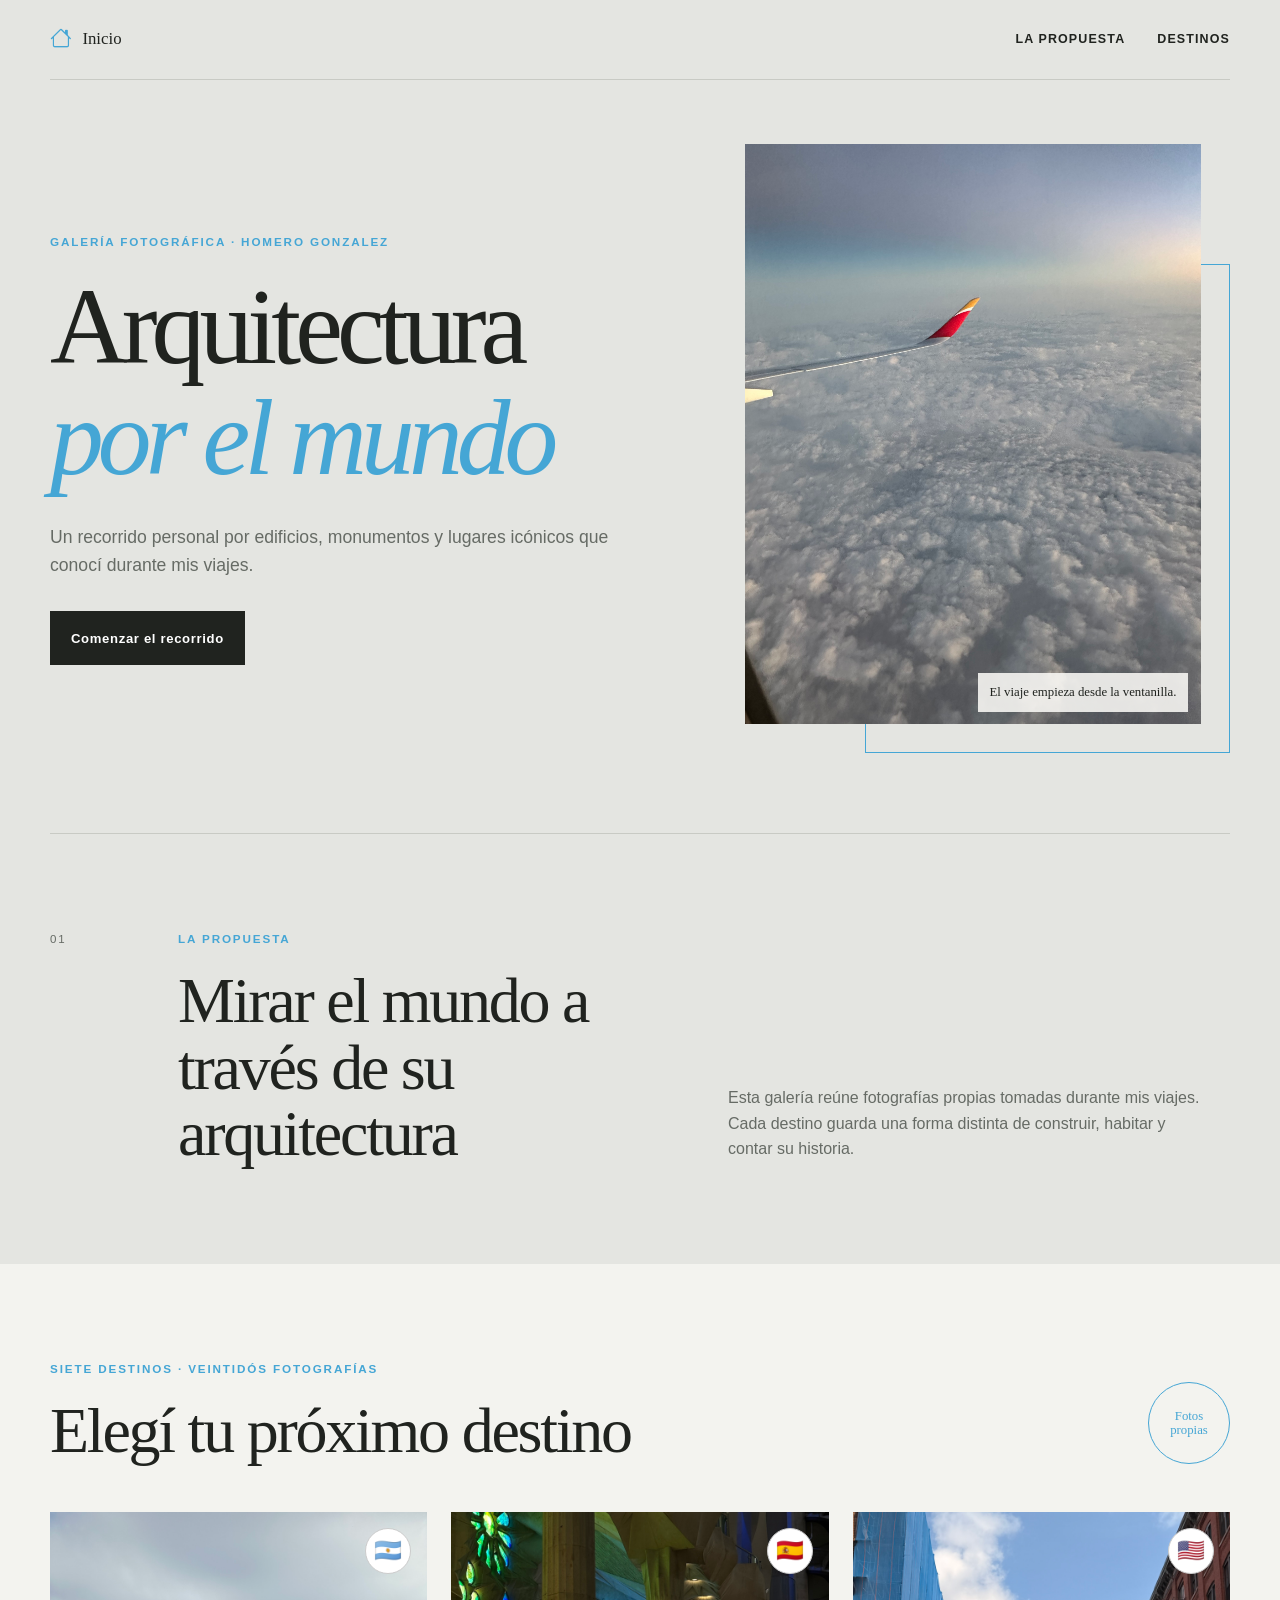
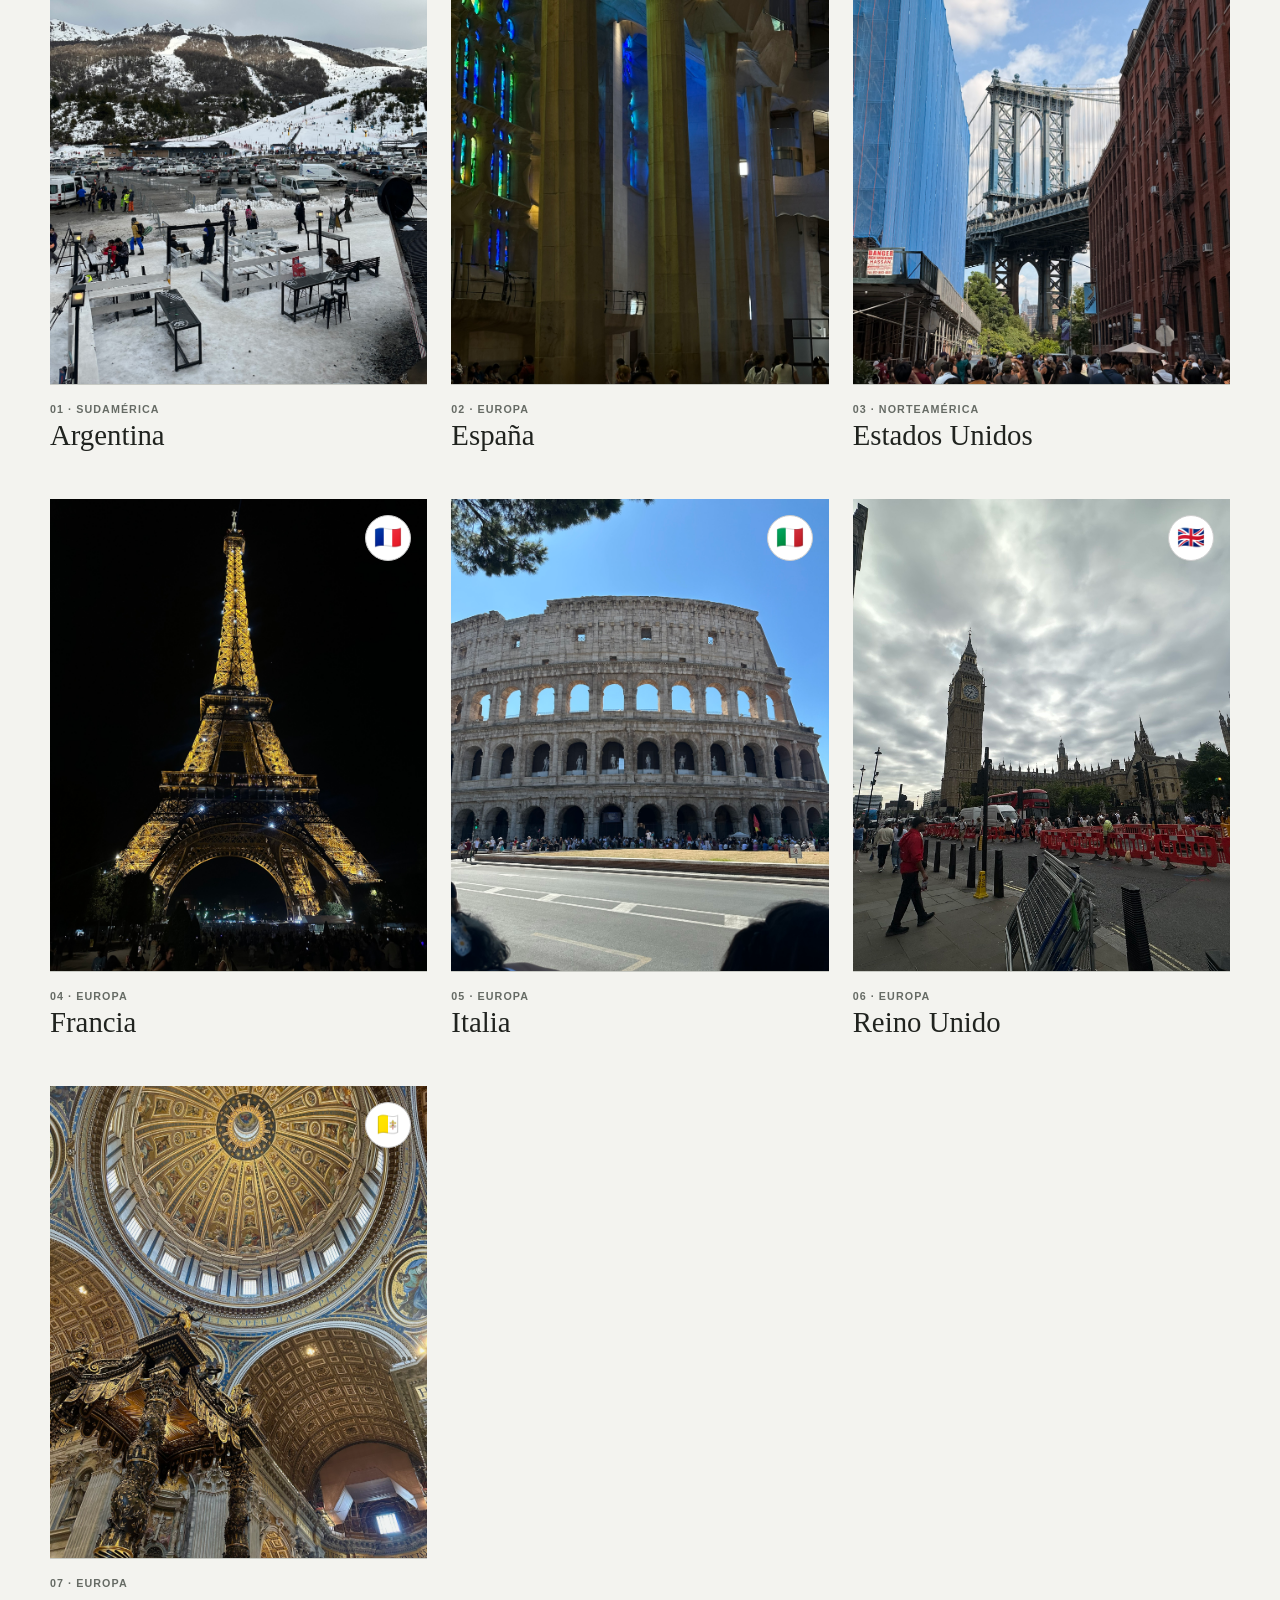
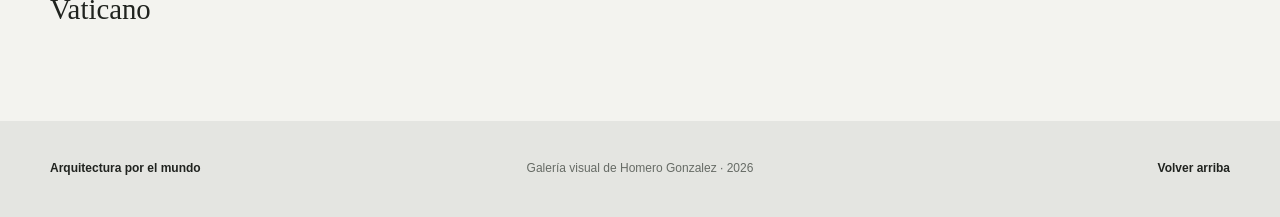
<file: index.html>
<!DOCTYPE html>
<html lang="es">
<head>
    <meta charset="UTF-8">
    <meta name="viewport" content="width=device-width, initial-scale=1.0">
    <meta name="description" content="Galería de fotografías propias sobre arquitectura y lugares icónicos visitados por Homero Gonzalez.">
    <title>Arquitectura por el mundo | Homero Gonzalez</title>
    <link rel="stylesheet" href="https://cdn.jsdelivr.net/npm/bootstrap-icons@1.13.1/font/bootstrap-icons.min.css">
    <link rel="stylesheet" href="css/style.css">
</head>
<body class="pagina-inicio">
    <a class="salto-contenido" href="#contenido">Saltar al contenido</a>

    <header class="encabezado">
        <a class="marca" href="index.html" aria-label="Ir al inicio"><i class="bi bi-house marca-icono" aria-hidden="true"></i><span>Inicio</span></a>
        <nav class="navegacion" aria-label="Navegación principal">
            <a href="#propuesta">La propuesta</a>
            <a href="#destinos">Destinos</a>
        </nav>
    </header>

    <main id="contenido">
        <section class="hero" aria-labelledby="titulo-principal">
            <div class="hero-contenido">
                <p class="sobrelinea">Galería fotográfica · Homero Gonzalez</p>
                <h1 id="titulo-principal">Arquitectura<br><em>por el mundo</em></h1>
                <p class="hero-texto">Un recorrido personal por edificios, monumentos y lugares icónicos que conocí durante mis viajes.</p>
                <a class="boton" href="#destinos">Comenzar el recorrido</a>
            </div>
            <figure class="hero-imagen">
                <img src="imagenes/foto_portada.jpg" alt="Vista desde la ventanilla de un avión sobre las nubes">
                <figcaption>El viaje empieza desde la ventanilla.</figcaption>
            </figure>
        </section>

        <section class="propuesta" id="propuesta" aria-labelledby="titulo-propuesta">
            <p class="numero-seccion">01</p>
            <div>
                <p class="sobrelinea">La propuesta</p>
                <h2 id="titulo-propuesta">Mirar el mundo a través de su arquitectura</h2>
            </div>
            <p>Esta galería reúne fotografías propias tomadas durante mis viajes. Cada destino guarda una forma distinta de construir, habitar y contar su historia.</p>
        </section>

        <section class="destinos" id="destinos" aria-labelledby="titulo-destinos">
            <div class="titulo-seccion">
                <div><p class="sobrelinea">Siete destinos · Veintidós fotografías</p><h2 id="titulo-destinos">Elegí tu próximo destino</h2></div>
                <span class="sello">Fotos<br>propias</span>
            </div>

            <div class="grilla-destinos">
                <article class="tarjeta-destino">
                    <a class="tarjeta-imagen" href="argentina.html"><img src="imagenes/cerro_catedral_bariloche_arg.jpg" alt="Cerro Catedral en Bariloche" loading="lazy"><span class="tarjeta-bandera" aria-hidden="true">🇦🇷</span></a>
                    <div class="tarjeta-info"><div><p>01 · Sudamérica</p><h3>Argentina</h3></div></div>
                </article>
                <article class="tarjeta-destino">
                    <a class="tarjeta-imagen" href="espana.html"><img src="imagenes/sagrada_familia_brc_esp.jpg" alt="Interior de la Sagrada Familia en Barcelona" loading="lazy"><span class="tarjeta-bandera" aria-hidden="true">🇪🇸</span></a>
                    <div class="tarjeta-info"><div><p>02 · Europa</p><h3>España</h3></div></div>
                </article>
                <article class="tarjeta-destino">
                    <a class="tarjeta-imagen" href="estados-unidos.html"><img src="imagenes/brooklyn_bridge_nyc_usa.jpg" alt="Puente de Brooklyn en Nueva York" loading="lazy"><span class="tarjeta-bandera" aria-hidden="true">🇺🇸</span></a>
                    <div class="tarjeta-info"><div><p>03 · Norteamérica</p><h3>Estados Unidos</h3></div></div>
                </article>
                <article class="tarjeta-destino">
                    <a class="tarjeta-imagen" href="francia.html"><img src="imagenes/torre_eiffel_paris_fran.jpg" alt="Torre Eiffel iluminada por la noche" loading="lazy"><span class="tarjeta-bandera" aria-hidden="true">🇫🇷</span></a>
                    <div class="tarjeta-info"><div><p>04 · Europa</p><h3>Francia</h3></div></div>
                </article>
                <article class="tarjeta-destino">
                    <a class="tarjeta-imagen" href="italia.html"><img src="imagenes/coliseo_romano_rom_ita.jpg" alt="Fachada del Coliseo romano" loading="lazy"><span class="tarjeta-bandera" aria-hidden="true">🇮🇹</span></a>
                    <div class="tarjeta-info"><div><p>05 · Europa</p><h3>Italia</h3></div></div>
                </article>
                <article class="tarjeta-destino">
                    <a class="tarjeta-imagen" href="reino-unido.html"><img src="imagenes/big_beng_london_uk.jpg" alt="Big Ben y el Parlamento de Londres" loading="lazy"><span class="tarjeta-bandera" aria-hidden="true">🇬🇧</span></a>
                    <div class="tarjeta-info"><div><p>06 · Europa</p><h3>Reino Unido</h3></div></div>
                </article>
                <article class="tarjeta-destino">
                    <a class="tarjeta-imagen" href="vaticano.html"><img src="imagenes/capilla_sixtina_vat_vat.jpg" alt="Interior de la Capilla Sixtina" loading="lazy"><span class="tarjeta-bandera" aria-hidden="true">🇻🇦</span></a>
                    <div class="tarjeta-info"><div><p>07 · Europa</p><h3>Vaticano</h3></div></div>
                </article>
            </div>
        </section>
    </main>

    <footer class="pie">
        <div><strong>Arquitectura por el mundo</strong></div>
        <p>Galería visual de Homero Gonzalez · 2026</p>
        <a href="#contenido">Volver arriba</a>
    </footer>
</body>
</html>
</file>
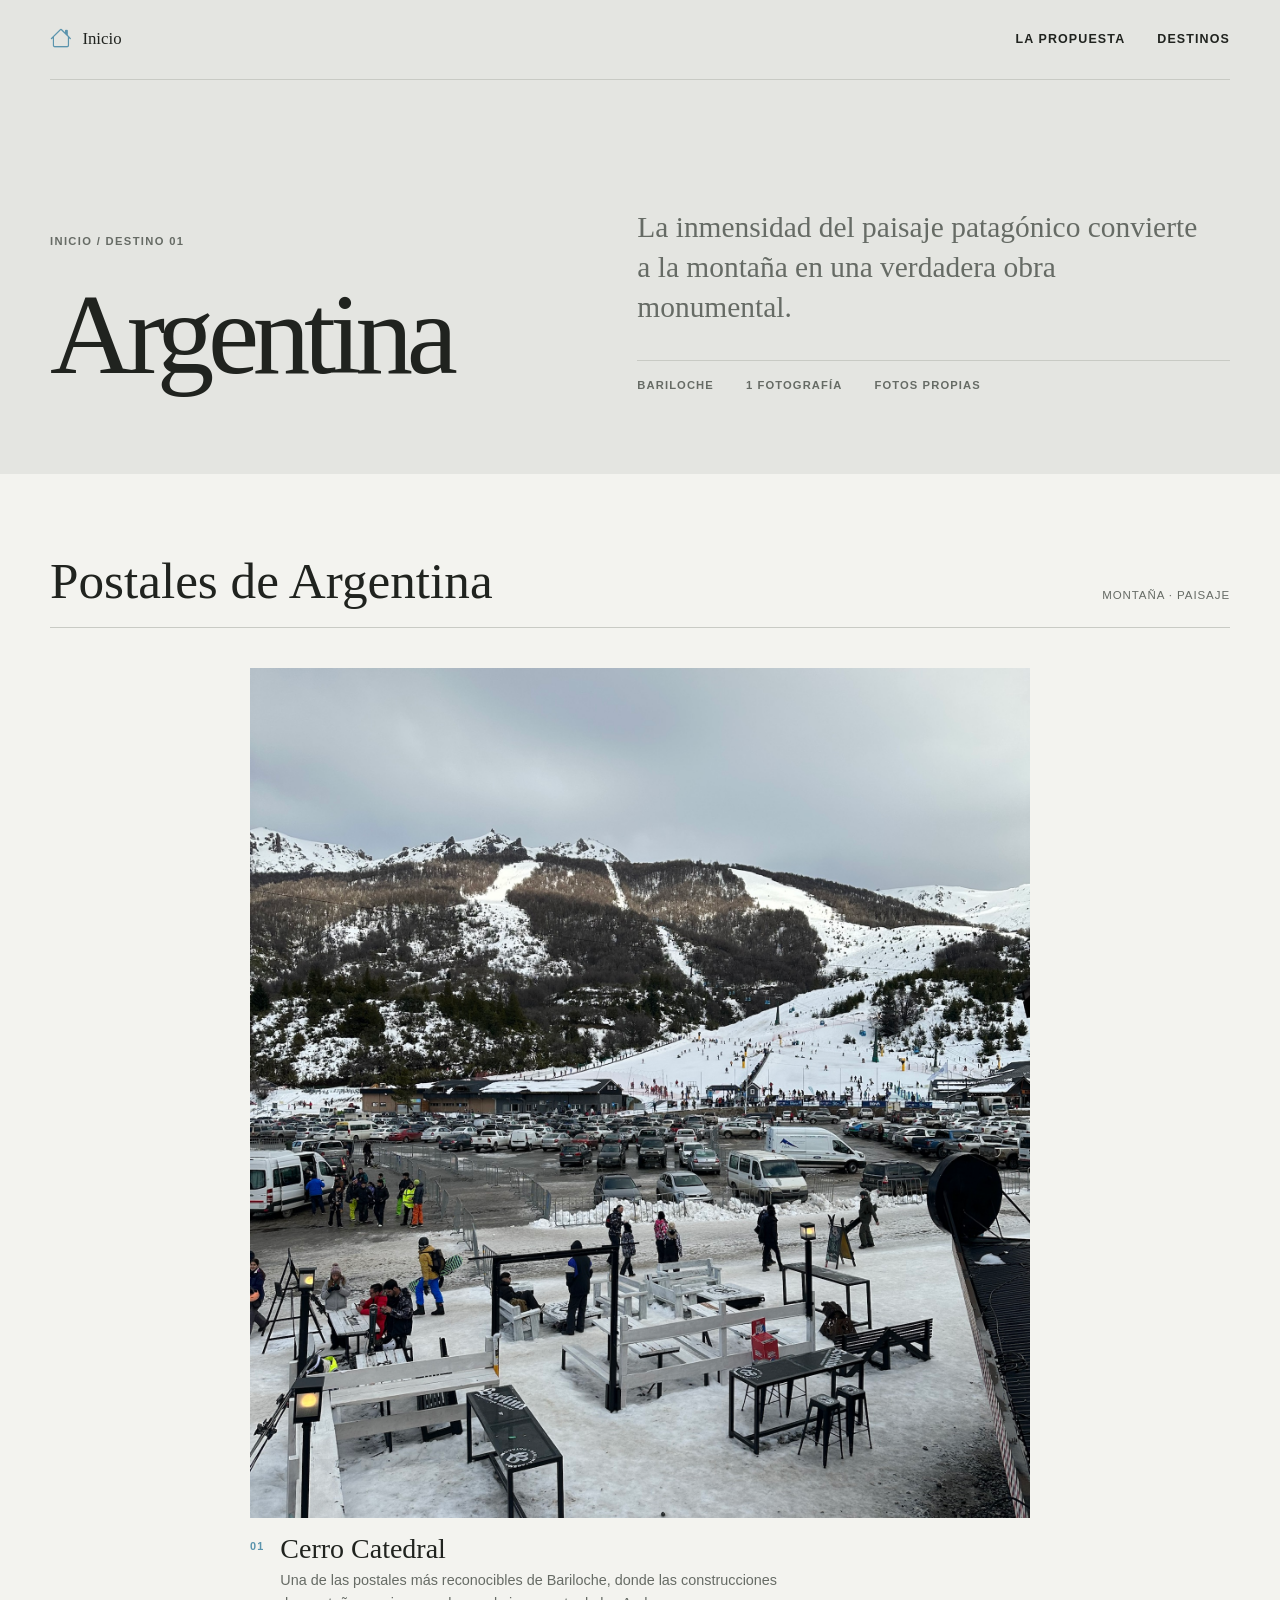
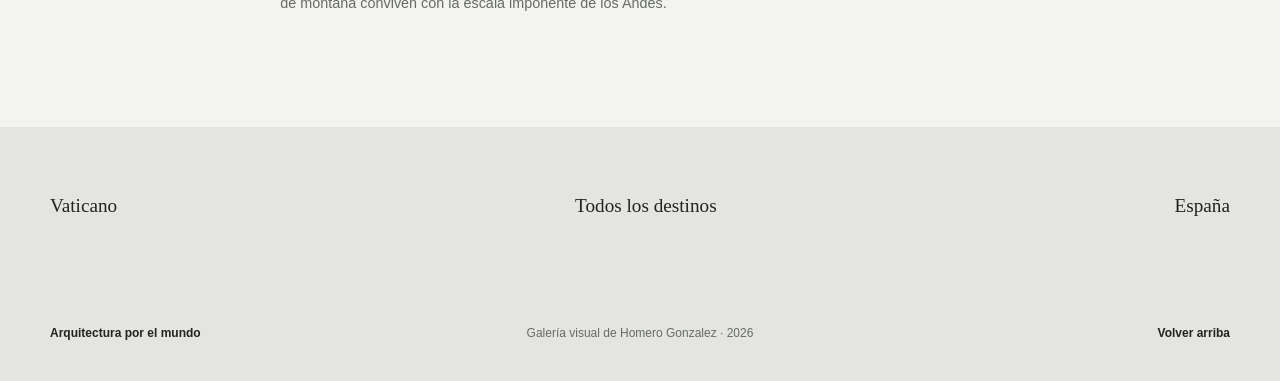
<file: argentina.html>
<!DOCTYPE html>
<html lang="es">
<head>
    <meta charset="UTF-8"><meta name="viewport" content="width=device-width, initial-scale=1.0">
    <meta name="description" content="Fotografías de arquitectura y paisajes de Argentina.">
    <title>Argentina | Arquitectura por el mundo</title><link rel="stylesheet" href="https://cdn.jsdelivr.net/npm/bootstrap-icons@1.13.1/font/bootstrap-icons.min.css"><link rel="stylesheet" href="css/style.css">
</head>
<body class="pagina-pais pais-argentina">
    <a class="salto-contenido" href="#contenido">Saltar al contenido</a>
    <header class="encabezado"><a class="marca" href="index.html"><i class="bi bi-house marca-icono" aria-hidden="true"></i><span>Inicio</span></a><nav class="navegacion" aria-label="Navegación principal"><a href="index.html#propuesta">La propuesta</a><a href="index.html#destinos">Destinos</a></nav></header>
    <main id="contenido">
        <section class="hero-pais">
            <div><p class="miga"><a href="index.html">Inicio</a> / Destino 01</p><h1>Argentina</h1></div>
            <div><p class="presentacion-pais">La inmensidad del paisaje patagónico convierte a la montaña en una verdadera obra monumental.</p><div class="datos-pais"><span>Bariloche</span><span>1 fotografía</span><span>Fotos propias</span></div></div>
        </section>
        <section class="galeria-pais" aria-labelledby="titulo-galeria">
            <div class="cabecera-galeria"><h2 id="titulo-galeria">Postales de Argentina</h2><p>Montaña · Paisaje</p></div>
            <div class="grilla-fotos solo-una">
                <figure class="foto-card"><img src="imagenes/cerro_catedral_bariloche_arg.jpg" alt="Laderas nevadas del Cerro Catedral en Bariloche"><figcaption><span class="foto-numero">01</span><div><h3>Cerro Catedral</h3><p>Una de las postales más reconocibles de Bariloche, donde las construcciones de montaña conviven con la escala imponente de los Andes.</p></div></figcaption></figure>
            </div>
        </section>
        <nav class="navegacion-destinos" aria-label="Recorrido entre países"><a href="vaticano.html">Vaticano</a><a href="index.html#destinos">Todos los destinos</a><a href="espana.html">España</a></nav>
    </main>
    <footer class="pie"><div><strong>Arquitectura por el mundo</strong></div><p>Galería visual de Homero Gonzalez · 2026</p><a href="#contenido">Volver arriba</a></footer>
</body>
</html>
</file>
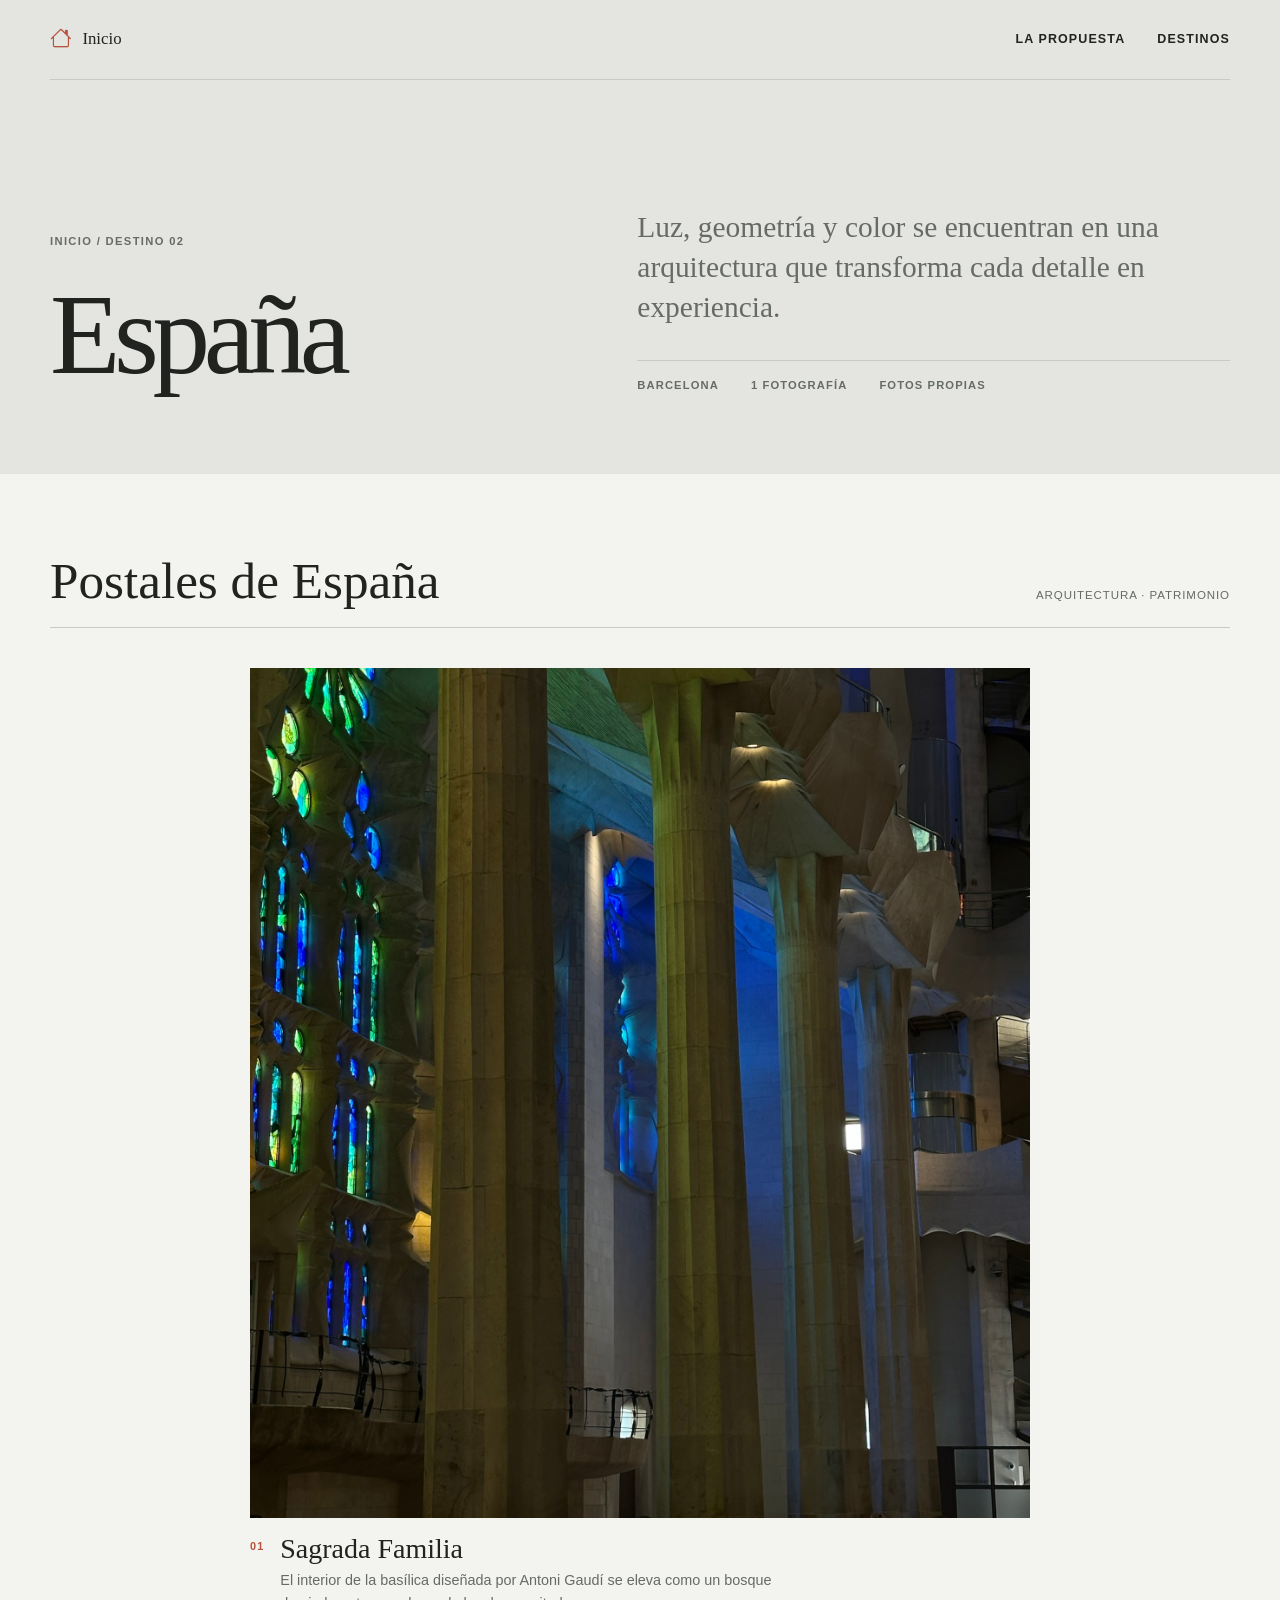
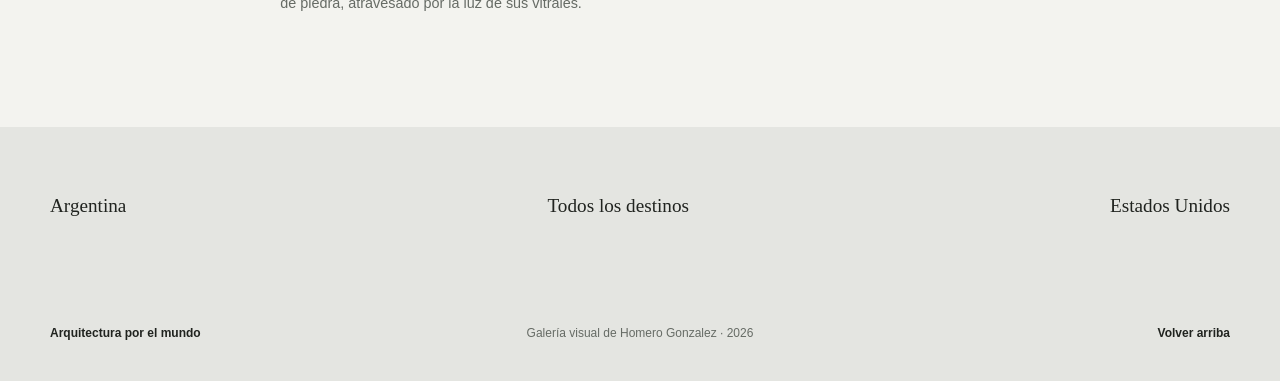
<file: espana.html>
<!DOCTYPE html>
<html lang="es">
<head>
    <meta charset="UTF-8"><meta name="viewport" content="width=device-width, initial-scale=1.0">
    <meta name="description" content="Fotografía de la Sagrada Familia de Barcelona, España.">
    <title>España | Arquitectura por el mundo</title><link rel="stylesheet" href="https://cdn.jsdelivr.net/npm/bootstrap-icons@1.13.1/font/bootstrap-icons.min.css"><link rel="stylesheet" href="css/style.css">
</head>
<body class="pagina-pais pais-espana">
    <a class="salto-contenido" href="#contenido">Saltar al contenido</a>
    <header class="encabezado"><a class="marca" href="index.html"><i class="bi bi-house marca-icono" aria-hidden="true"></i><span>Inicio</span></a><nav class="navegacion" aria-label="Navegación principal"><a href="index.html#propuesta">La propuesta</a><a href="index.html#destinos">Destinos</a></nav></header>
    <main id="contenido">
        <section class="hero-pais">
            <div><p class="miga"><a href="index.html">Inicio</a> / Destino 02</p><h1>España</h1></div>
            <div><p class="presentacion-pais">Luz, geometría y color se encuentran en una arquitectura que transforma cada detalle en experiencia.</p><div class="datos-pais"><span>Barcelona</span><span>1 fotografía</span><span>Fotos propias</span></div></div>
        </section>
        <section class="galeria-pais" aria-labelledby="titulo-galeria">
            <div class="cabecera-galeria"><h2 id="titulo-galeria">Postales de España</h2><p>Arquitectura · Patrimonio</p></div>
            <div class="grilla-fotos solo-una">
                <figure class="foto-card"><img src="imagenes/sagrada_familia_brc_esp.jpg" alt="Interior de la Basílica de la Sagrada Familia en Barcelona"><figcaption><span class="foto-numero">01</span><div><h3>Sagrada Familia</h3><p>El interior de la basílica diseñada por Antoni Gaudí se eleva como un bosque de piedra, atravesado por la luz de sus vitrales.</p></div></figcaption></figure>
            </div>
        </section>
        <nav class="navegacion-destinos" aria-label="Recorrido entre países"><a href="argentina.html">Argentina</a><a href="index.html#destinos">Todos los destinos</a><a href="estados-unidos.html">Estados Unidos</a></nav>
    </main>
    <footer class="pie"><div><strong>Arquitectura por el mundo</strong></div><p>Galería visual de Homero Gonzalez · 2026</p><a href="#contenido">Volver arriba</a></footer>
</body>
</html>
</file>
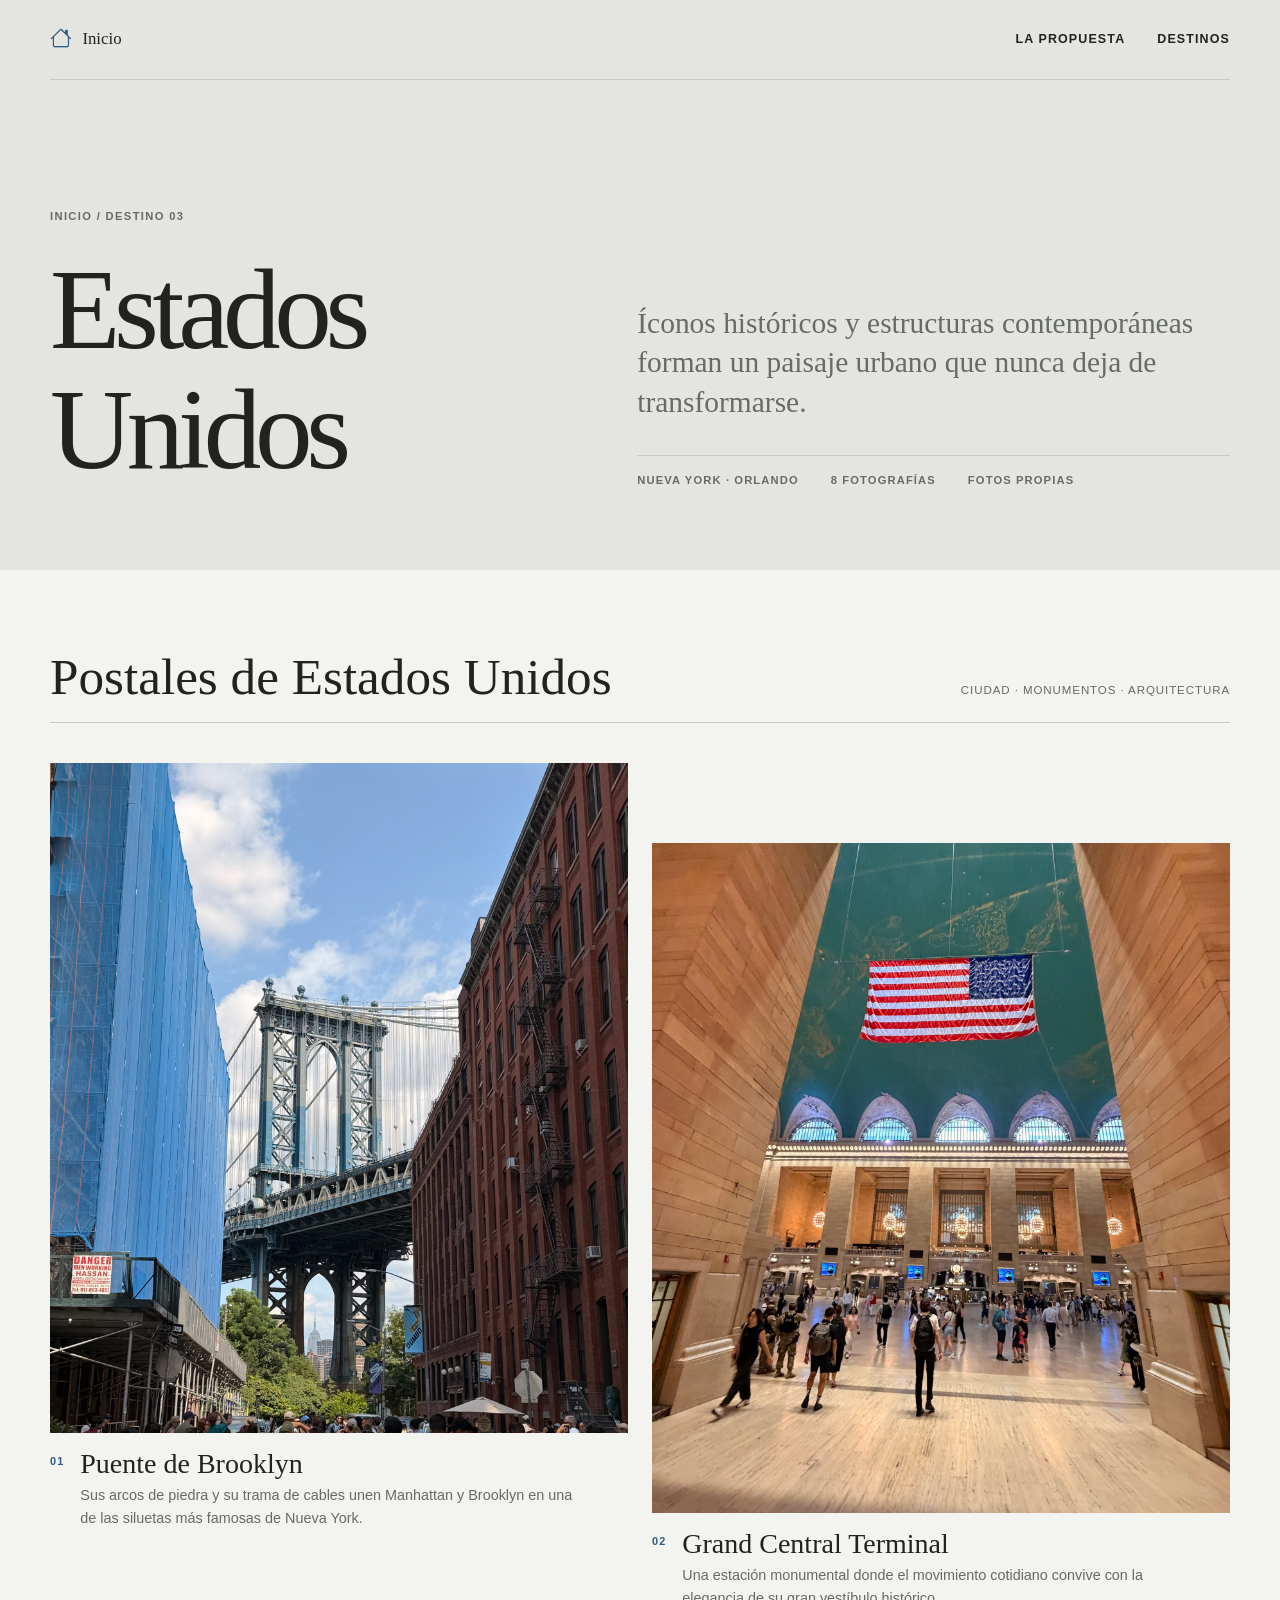
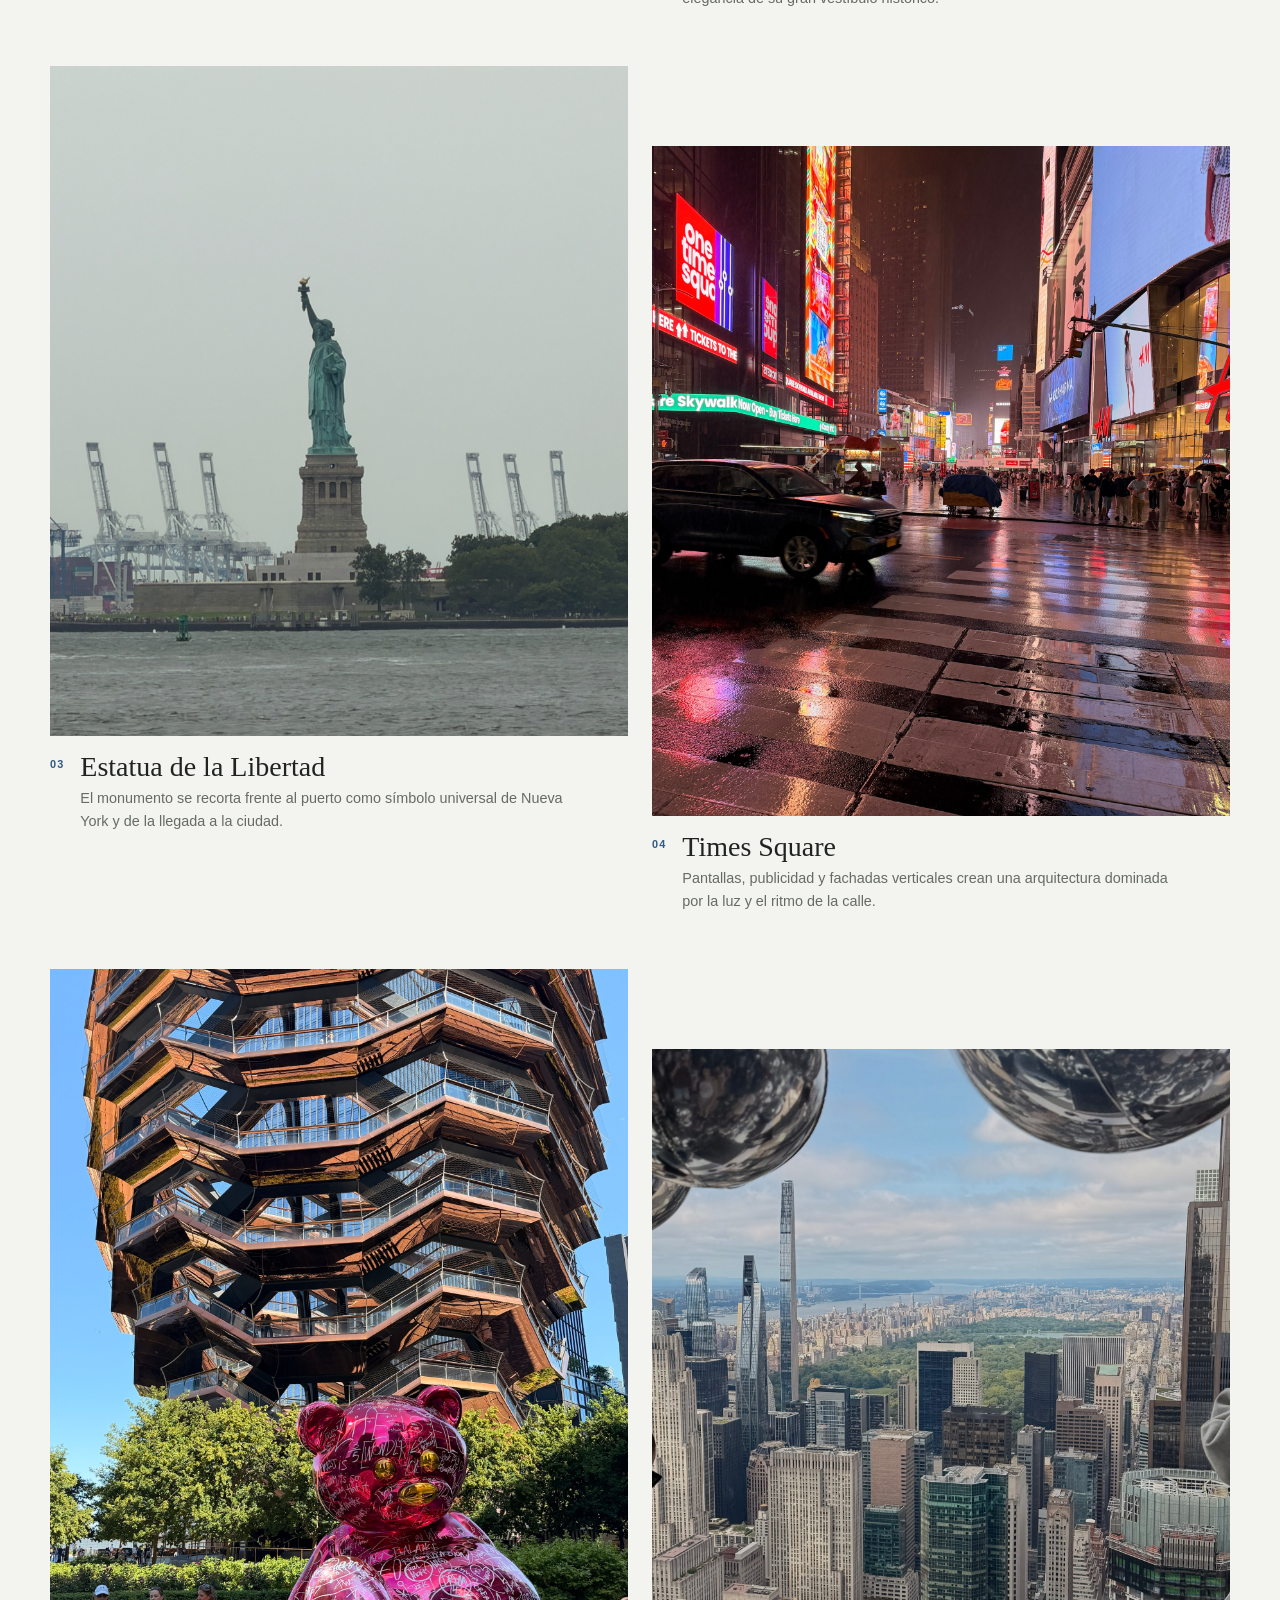
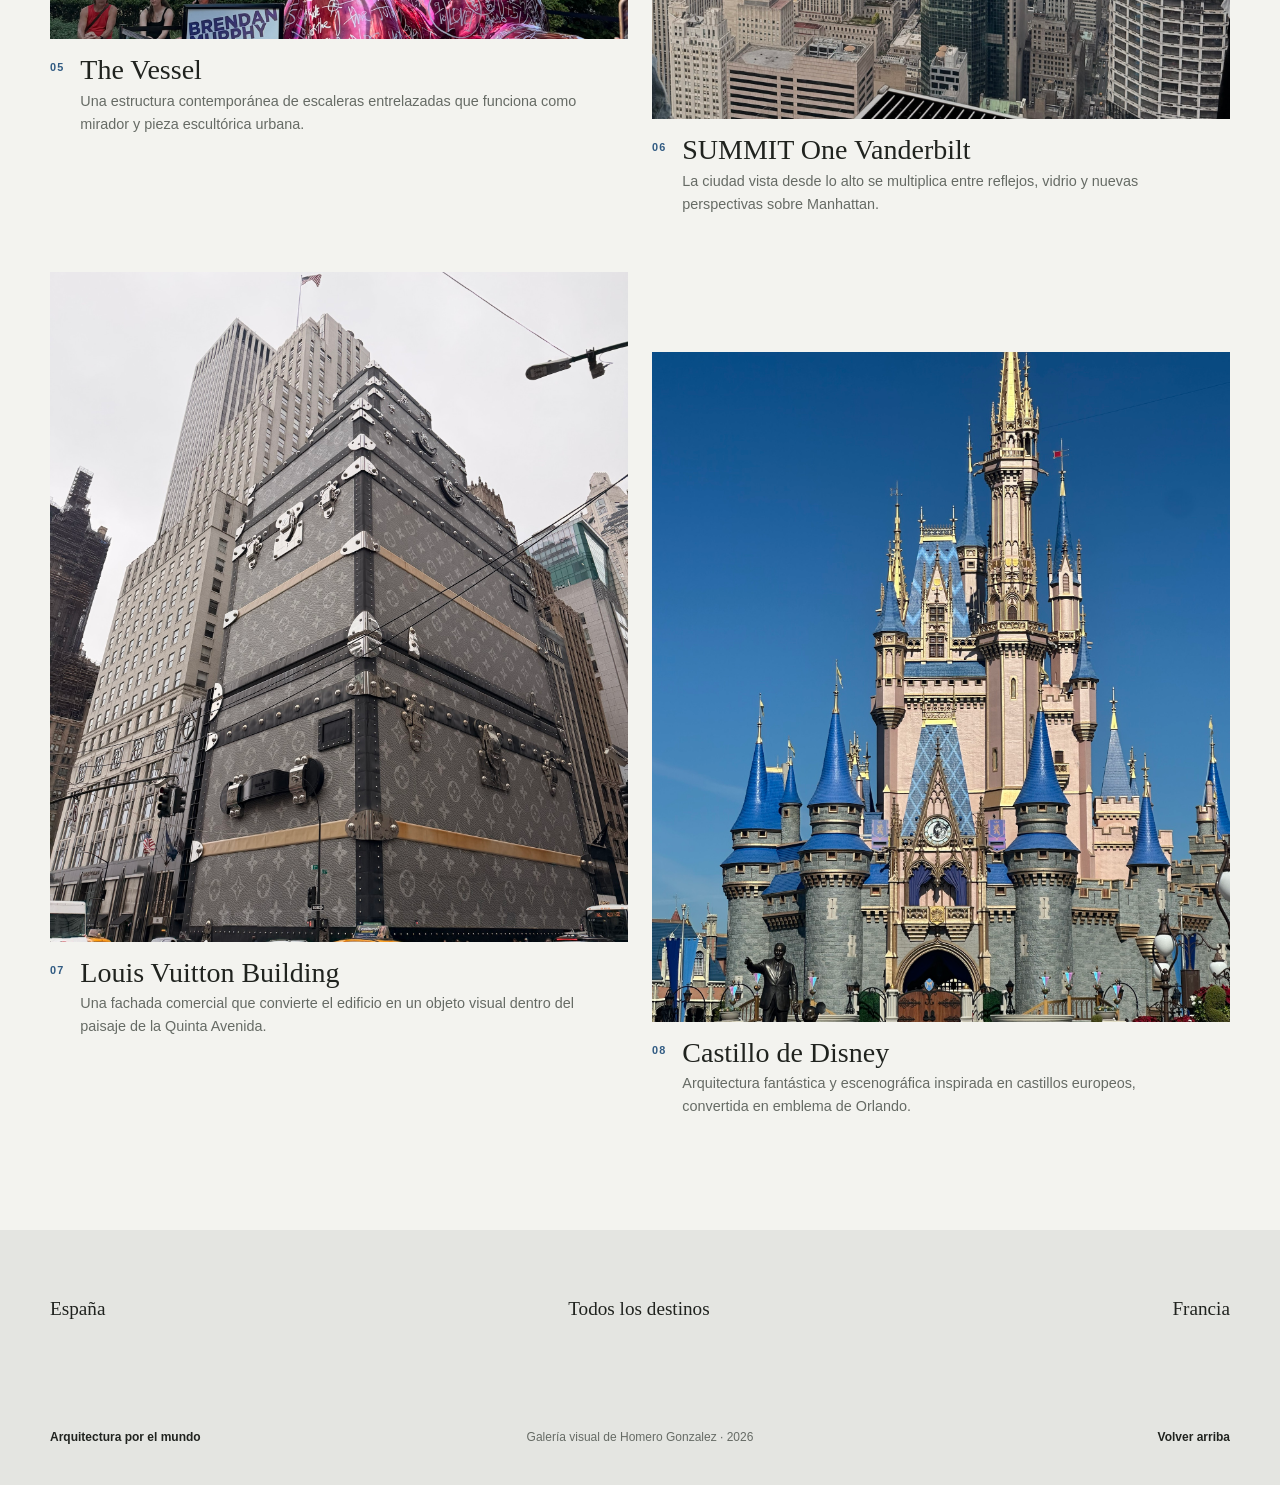
<file: estados-unidos.html>
<!DOCTYPE html>
<html lang="es">
<head>
    <meta charset="UTF-8"><meta name="viewport" content="width=device-width, initial-scale=1.0">
    <meta name="description" content="Fotografías de arquitectura y lugares icónicos de Estados Unidos.">
    <title>Estados Unidos | Arquitectura por el mundo</title><link rel="stylesheet" href="https://cdn.jsdelivr.net/npm/bootstrap-icons@1.13.1/font/bootstrap-icons.min.css"><link rel="stylesheet" href="css/style.css">
</head>
<body class="pagina-pais pais-estados-unidos">
    <a class="salto-contenido" href="#contenido">Saltar al contenido</a>
    <header class="encabezado"><a class="marca" href="index.html"><i class="bi bi-house marca-icono" aria-hidden="true"></i><span>Inicio</span></a><nav class="navegacion" aria-label="Navegación principal"><a href="index.html#propuesta">La propuesta</a><a href="index.html#destinos">Destinos</a></nav></header>
    <main id="contenido">
        <section class="hero-pais"><div><p class="miga"><a href="index.html">Inicio</a> / Destino 03</p><h1>Estados<br>Unidos</h1></div><div><p class="presentacion-pais">Íconos históricos y estructuras contemporáneas forman un paisaje urbano que nunca deja de transformarse.</p><div class="datos-pais"><span>Nueva York · Orlando</span><span>8 fotografías</span><span>Fotos propias</span></div></div></section>
        <section class="galeria-pais" aria-labelledby="titulo-galeria">
            <div class="cabecera-galeria"><h2 id="titulo-galeria">Postales de Estados Unidos</h2><p>Ciudad · Monumentos · Arquitectura</p></div>
            <div class="grilla-fotos">
                <figure class="foto-card"><img src="imagenes/brooklyn_bridge_nyc_usa.jpg" alt="Estructura y cables del Puente de Brooklyn"><figcaption><span class="foto-numero">01</span><div><h3>Puente de Brooklyn</h3><p>Sus arcos de piedra y su trama de cables unen Manhattan y Brooklyn en una de las siluetas más famosas de Nueva York.</p></div></figcaption></figure>
                <figure class="foto-card"><img src="imagenes/central_station_nyc_usa.jpg" alt="Interior de Grand Central Terminal en Nueva York" loading="lazy"><figcaption><span class="foto-numero">02</span><div><h3>Grand Central Terminal</h3><p>Una estación monumental donde el movimiento cotidiano convive con la elegancia de su gran vestíbulo histórico.</p></div></figcaption></figure>
                <figure class="foto-card"><img src="imagenes/statue_of_liberty_nyc_usa.jpg" alt="Estatua de la Libertad vista desde el río" loading="lazy"><figcaption><span class="foto-numero">03</span><div><h3>Estatua de la Libertad</h3><p>El monumento se recorta frente al puerto como símbolo universal de Nueva York y de la llegada a la ciudad.</p></div></figcaption></figure>
                <figure class="foto-card"><img src="imagenes/times_square_nyc_usa.jpg" alt="Carteles luminosos y edificios de Times Square" loading="lazy"><figcaption><span class="foto-numero">04</span><div><h3>Times Square</h3><p>Pantallas, publicidad y fachadas verticales crean una arquitectura dominada por la luz y el ritmo de la calle.</p></div></figcaption></figure>
                <figure class="foto-card"><img src="imagenes/the_vessel_nyc_usa.jpg" alt="Estructura escalonada de The Vessel en Nueva York" loading="lazy"><figcaption><span class="foto-numero">05</span><div><h3>The Vessel</h3><p>Una estructura contemporánea de escaleras entrelazadas que funciona como mirador y pieza escultórica urbana.</p></div></figcaption></figure>
                <figure class="foto-card"><img src="imagenes/the_summit_nyc_usa.jpg" alt="Vista urbana desde SUMMIT One Vanderbilt" loading="lazy"><figcaption><span class="foto-numero">06</span><div><h3>SUMMIT One Vanderbilt</h3><p>La ciudad vista desde lo alto se multiplica entre reflejos, vidrio y nuevas perspectivas sobre Manhattan.</p></div></figcaption></figure>
                <figure class="foto-card"><img src="imagenes/louis_vuitton_building_nyc_usa.jpg" alt="Edificio de Louis Vuitton en Nueva York" loading="lazy"><figcaption><span class="foto-numero">07</span><div><h3>Louis Vuitton Building</h3><p>Una fachada comercial que convierte el edificio en un objeto visual dentro del paisaje de la Quinta Avenida.</p></div></figcaption></figure>
                <figure class="foto-card"><img src="imagenes/disney_castle_orlando_usa.jpg" alt="Castillo de Disney en Orlando" loading="lazy"><figcaption><span class="foto-numero">08</span><div><h3>Castillo de Disney</h3><p>Arquitectura fantástica y escenográfica inspirada en castillos europeos, convertida en emblema de Orlando.</p></div></figcaption></figure>
            </div>
        </section>
        <nav class="navegacion-destinos" aria-label="Recorrido entre países"><a href="espana.html">España</a><a href="index.html#destinos">Todos los destinos</a><a href="francia.html">Francia</a></nav>
    </main>
    <footer class="pie"><div><strong>Arquitectura por el mundo</strong></div><p>Galería visual de Homero Gonzalez · 2026</p><a href="#contenido">Volver arriba</a></footer>
</body>
</html>
</file>
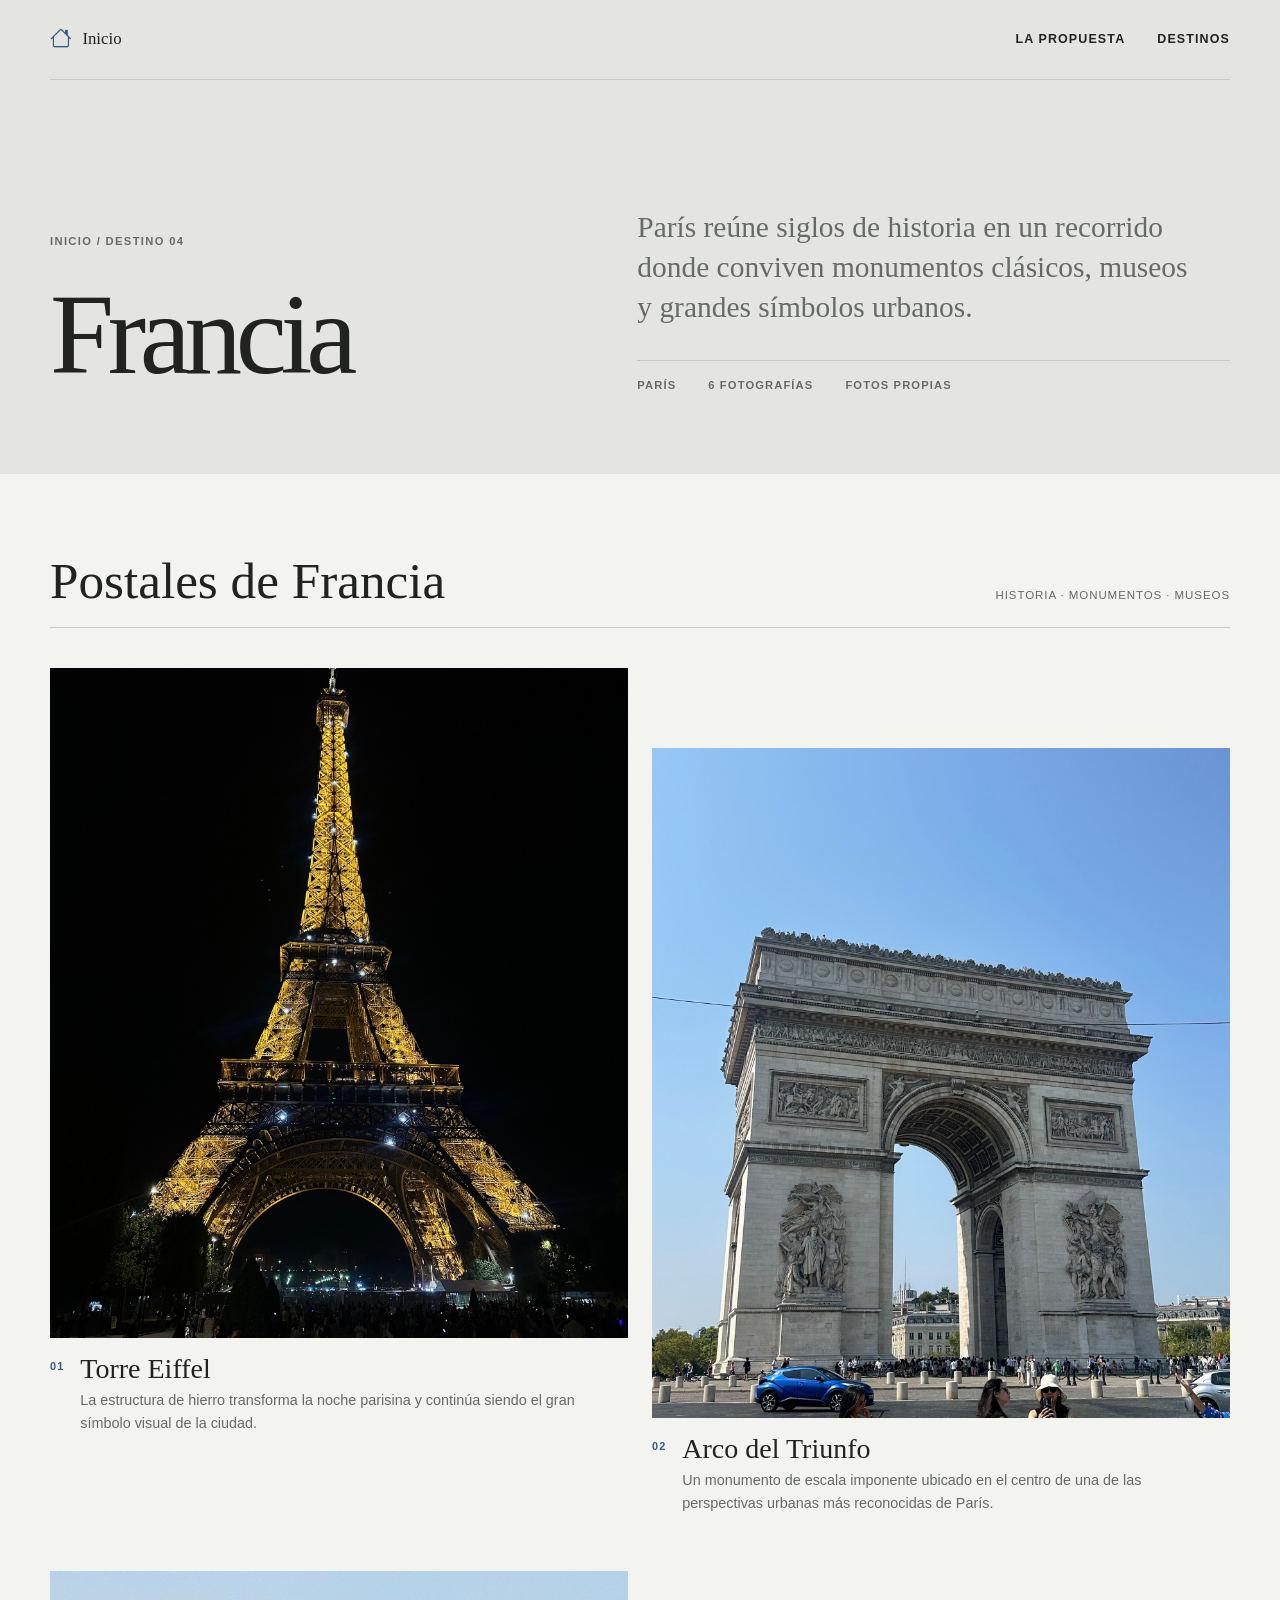
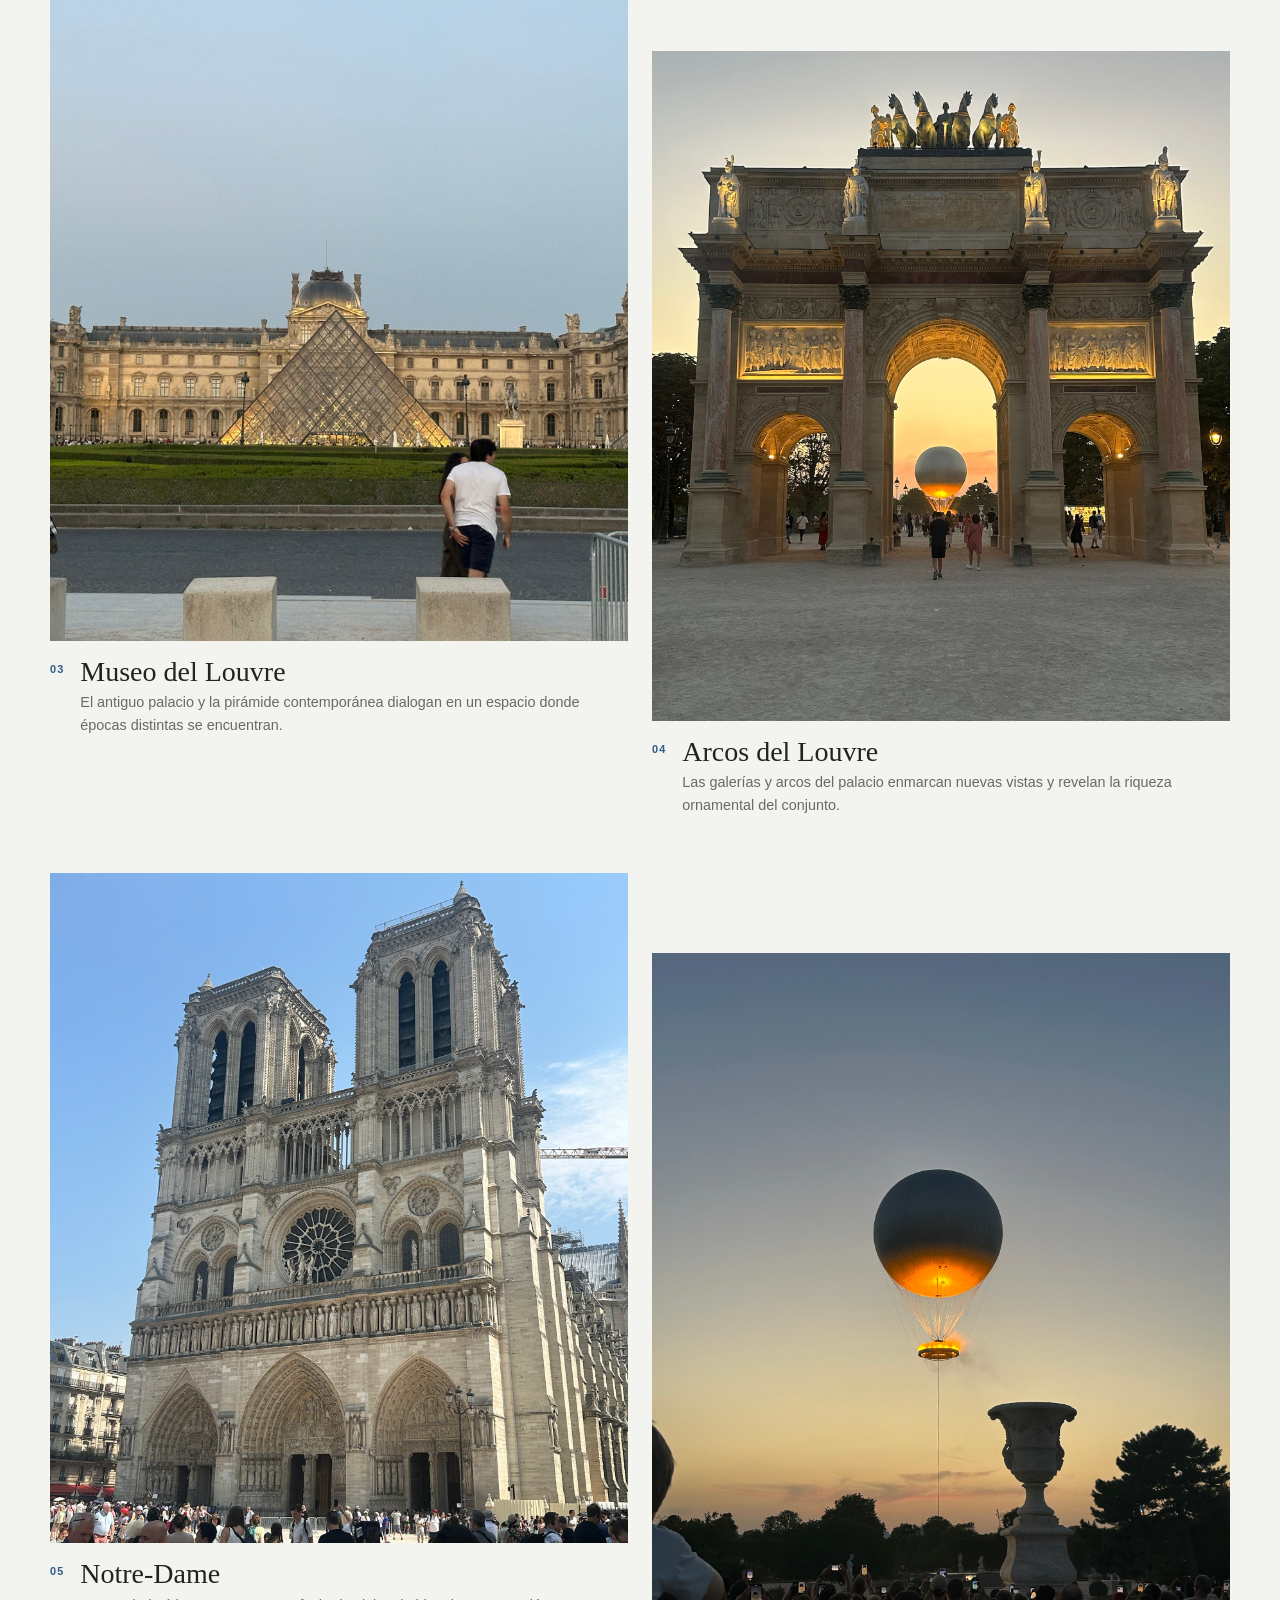
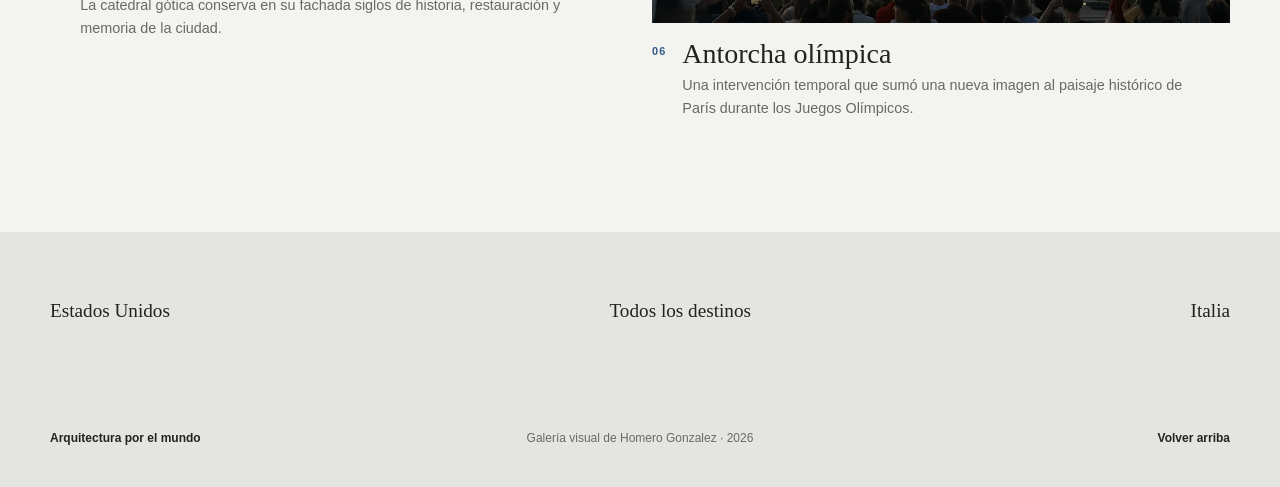
<file: francia.html>
<!DOCTYPE html>
<html lang="es">
<head>
    <meta charset="UTF-8"><meta name="viewport" content="width=device-width, initial-scale=1.0">
    <meta name="description" content="Fotografías de arquitectura y monumentos de París, Francia.">
    <title>Francia | Arquitectura por el mundo</title><link rel="stylesheet" href="https://cdn.jsdelivr.net/npm/bootstrap-icons@1.13.1/font/bootstrap-icons.min.css"><link rel="stylesheet" href="css/style.css">
</head>
<body class="pagina-pais pais-francia">
    <a class="salto-contenido" href="#contenido">Saltar al contenido</a>
    <header class="encabezado"><a class="marca" href="index.html"><i class="bi bi-house marca-icono" aria-hidden="true"></i><span>Inicio</span></a><nav class="navegacion" aria-label="Navegación principal"><a href="index.html#propuesta">La propuesta</a><a href="index.html#destinos">Destinos</a></nav></header>
    <main id="contenido">
        <section class="hero-pais"><div><p class="miga"><a href="index.html">Inicio</a> / Destino 04</p><h1>Francia</h1></div><div><p class="presentacion-pais">París reúne siglos de historia en un recorrido donde conviven monumentos clásicos, museos y grandes símbolos urbanos.</p><div class="datos-pais"><span>París</span><span>6 fotografías</span><span>Fotos propias</span></div></div></section>
        <section class="galeria-pais" aria-labelledby="titulo-galeria">
            <div class="cabecera-galeria"><h2 id="titulo-galeria">Postales de Francia</h2><p>Historia · Monumentos · Museos</p></div>
            <div class="grilla-fotos">
                <figure class="foto-card"><img src="imagenes/torre_eiffel_paris_fran.jpg" alt="Torre Eiffel iluminada durante la noche"><figcaption><span class="foto-numero">01</span><div><h3>Torre Eiffel</h3><p>La estructura de hierro transforma la noche parisina y continúa siendo el gran símbolo visual de la ciudad.</p></div></figcaption></figure>
                <figure class="foto-card"><img src="imagenes/arco_del_triunfo_paris_fran.jpg" alt="Arco del Triunfo de París" loading="lazy"><figcaption><span class="foto-numero">02</span><div><h3>Arco del Triunfo</h3><p>Un monumento de escala imponente ubicado en el centro de una de las perspectivas urbanas más reconocidas de París.</p></div></figcaption></figure>
                <figure class="foto-card"><img src="imagenes/louvre_paris_fran.jpg" alt="Museo del Louvre y su pirámide de vidrio" loading="lazy"><figcaption><span class="foto-numero">03</span><div><h3>Museo del Louvre</h3><p>El antiguo palacio y la pirámide contemporánea dialogan en un espacio donde épocas distintas se encuentran.</p></div></figcaption></figure>
                <figure class="foto-card"><img src="imagenes/louvre_arc_paris_fra.jpg" alt="Arcos y patios del Museo del Louvre" loading="lazy"><figcaption><span class="foto-numero">04</span><div><h3>Arcos del Louvre</h3><p>Las galerías y arcos del palacio enmarcan nuevas vistas y revelan la riqueza ornamental del conjunto.</p></div></figcaption></figure>
                <figure class="foto-card"><img src="imagenes/notredam_paris_fran.jpg" alt="Fachada de la Catedral de Notre-Dame" loading="lazy"><figcaption><span class="foto-numero">05</span><div><h3>Notre-Dame</h3><p>La catedral gótica conserva en su fachada siglos de historia, restauración y memoria de la ciudad.</p></div></figcaption></figure>
                <figure class="foto-card"><img src="imagenes/antorcha_olimpica_paris_fran.jpg" alt="Antorcha olímpica en París" loading="lazy"><figcaption><span class="foto-numero">06</span><div><h3>Antorcha olímpica</h3><p>Una intervención temporal que sumó una nueva imagen al paisaje histórico de París durante los Juegos Olímpicos.</p></div></figcaption></figure>
            </div>
        </section>
        <nav class="navegacion-destinos" aria-label="Recorrido entre países"><a href="estados-unidos.html">Estados Unidos</a><a href="index.html#destinos">Todos los destinos</a><a href="italia.html">Italia</a></nav>
    </main>
    <footer class="pie"><div><strong>Arquitectura por el mundo</strong></div><p>Galería visual de Homero Gonzalez · 2026</p><a href="#contenido">Volver arriba</a></footer>
</body>
</html>
</file>
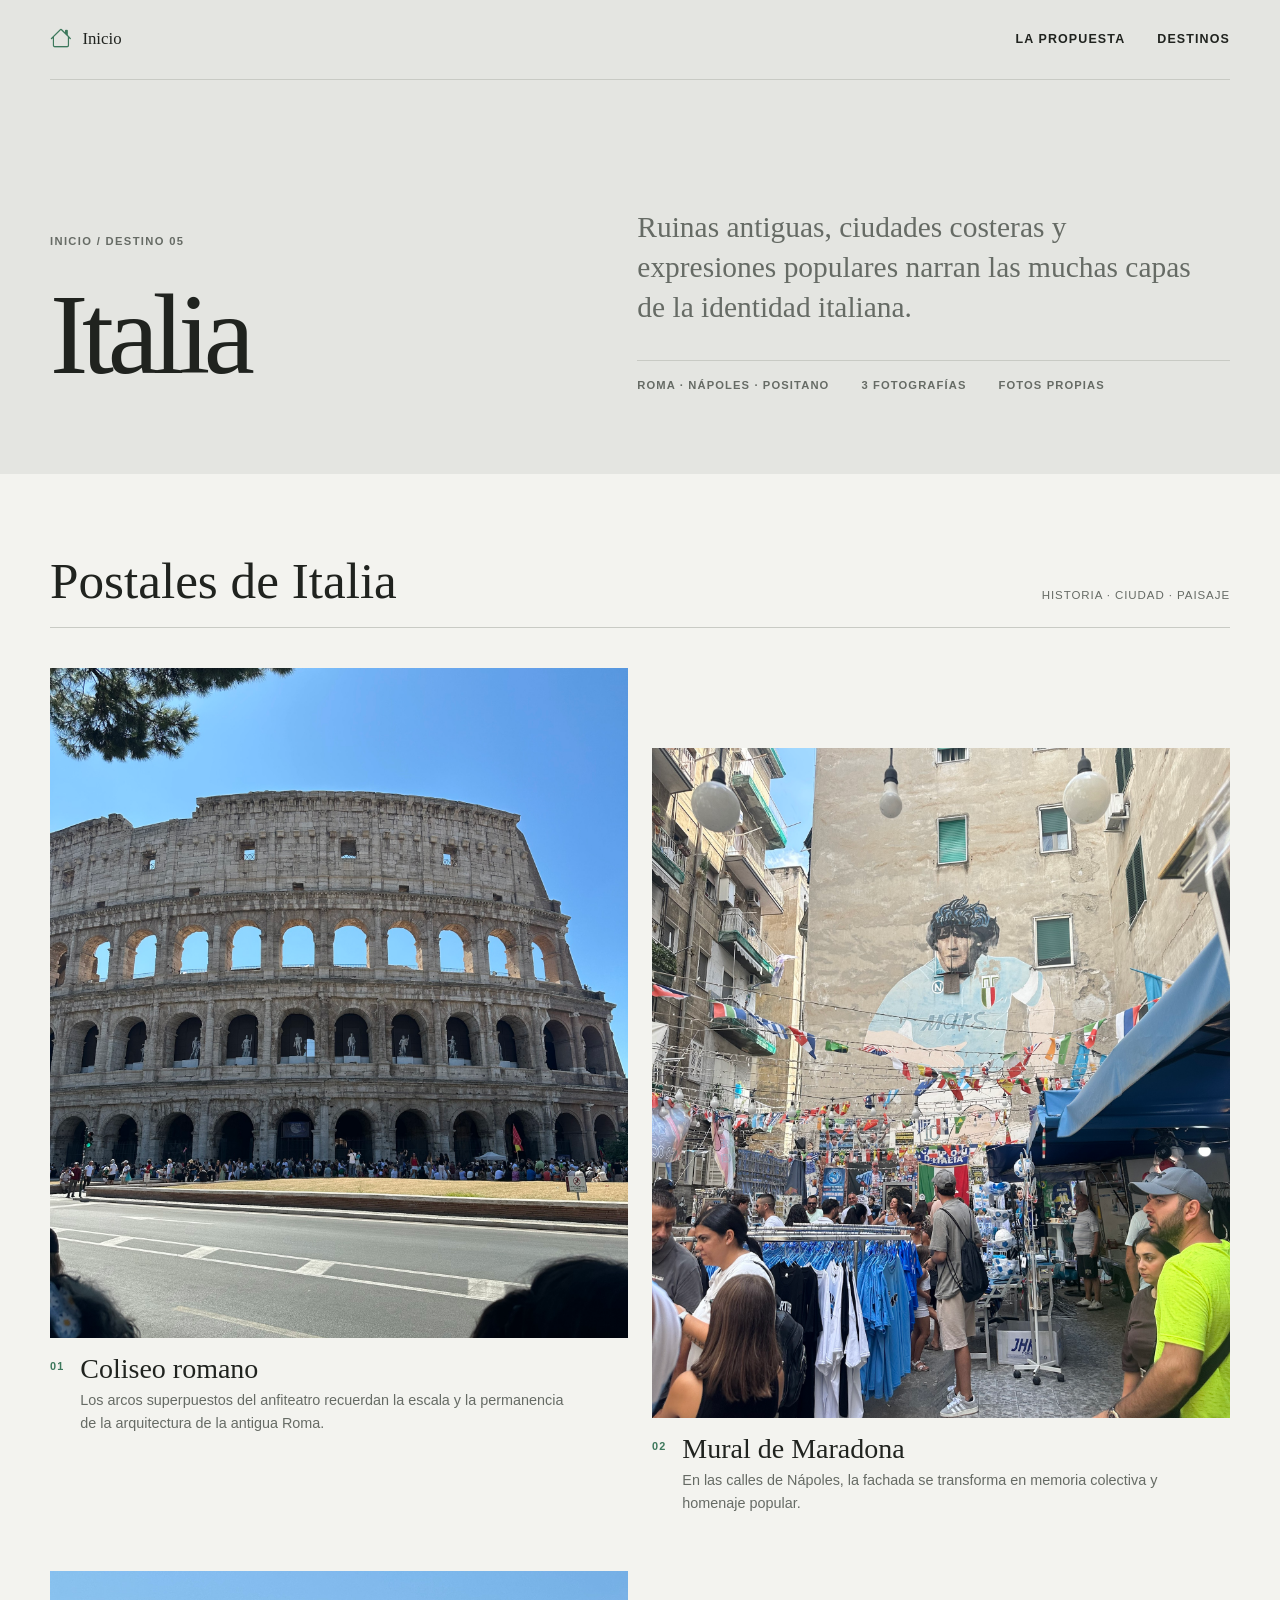
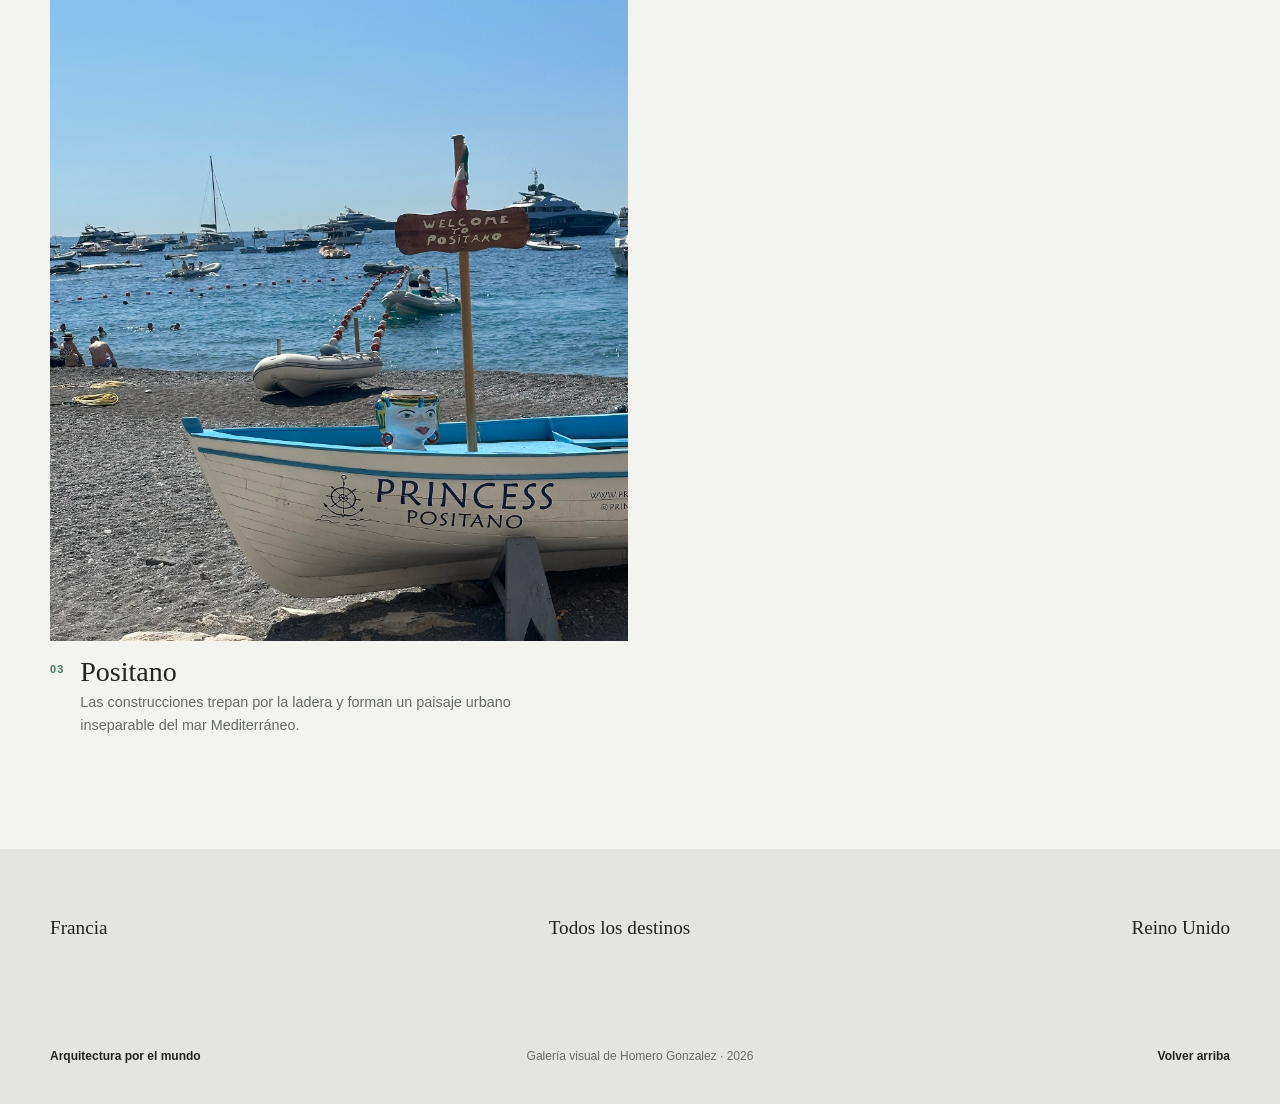
<file: italia.html>
<!DOCTYPE html>
<html lang="es">
<head>
    <meta charset="UTF-8"><meta name="viewport" content="width=device-width, initial-scale=1.0"><meta name="description" content="Fotografías de arquitectura y paisajes de Italia.">
    <title>Italia | Arquitectura por el mundo</title><link rel="stylesheet" href="https://cdn.jsdelivr.net/npm/bootstrap-icons@1.13.1/font/bootstrap-icons.min.css"><link rel="stylesheet" href="css/style.css">
</head>
<body class="pagina-pais pais-italia">
    <a class="salto-contenido" href="#contenido">Saltar al contenido</a>
    <header class="encabezado"><a class="marca" href="index.html"><i class="bi bi-house marca-icono" aria-hidden="true"></i><span>Inicio</span></a><nav class="navegacion" aria-label="Navegación principal"><a href="index.html#propuesta">La propuesta</a><a href="index.html#destinos">Destinos</a></nav></header>
    <main id="contenido">
        <section class="hero-pais"><div><p class="miga"><a href="index.html">Inicio</a> / Destino 05</p><h1>Italia</h1></div><div><p class="presentacion-pais">Ruinas antiguas, ciudades costeras y expresiones populares narran las muchas capas de la identidad italiana.</p><div class="datos-pais"><span>Roma · Nápoles · Positano</span><span>3 fotografías</span><span>Fotos propias</span></div></div></section>
        <section class="galeria-pais" aria-labelledby="titulo-galeria">
            <div class="cabecera-galeria"><h2 id="titulo-galeria">Postales de Italia</h2><p>Historia · Ciudad · Paisaje</p></div>
            <div class="grilla-fotos">
                <figure class="foto-card"><img src="imagenes/coliseo_romano_rom_ita.jpg" alt="Fachada exterior del Coliseo romano"><figcaption><span class="foto-numero">01</span><div><h3>Coliseo romano</h3><p>Los arcos superpuestos del anfiteatro recuerdan la escala y la permanencia de la arquitectura de la antigua Roma.</p></div></figcaption></figure>
                <figure class="foto-card"><img src="imagenes/mural_maradona_napoles_ita.jpg" alt="Mural dedicado a Diego Maradona en Nápoles" loading="lazy"><figcaption><span class="foto-numero">02</span><div><h3>Mural de Maradona</h3><p>En las calles de Nápoles, la fachada se transforma en memoria colectiva y homenaje popular.</p></div></figcaption></figure>
                <figure class="foto-card"><img src="imagenes/playa_positano_ita.jpg" alt="Edificios sobre la costa de Positano" loading="lazy"><figcaption><span class="foto-numero">03</span><div><h3>Positano</h3><p>Las construcciones trepan por la ladera y forman un paisaje urbano inseparable del mar Mediterráneo.</p></div></figcaption></figure>
            </div>
        </section>
        <nav class="navegacion-destinos" aria-label="Recorrido entre países"><a href="francia.html">Francia</a><a href="index.html#destinos">Todos los destinos</a><a href="reino-unido.html">Reino Unido</a></nav>
    </main>
    <footer class="pie"><div><strong>Arquitectura por el mundo</strong></div><p>Galería visual de Homero Gonzalez · 2026</p><a href="#contenido">Volver arriba</a></footer>
</body>
</html>
</file>
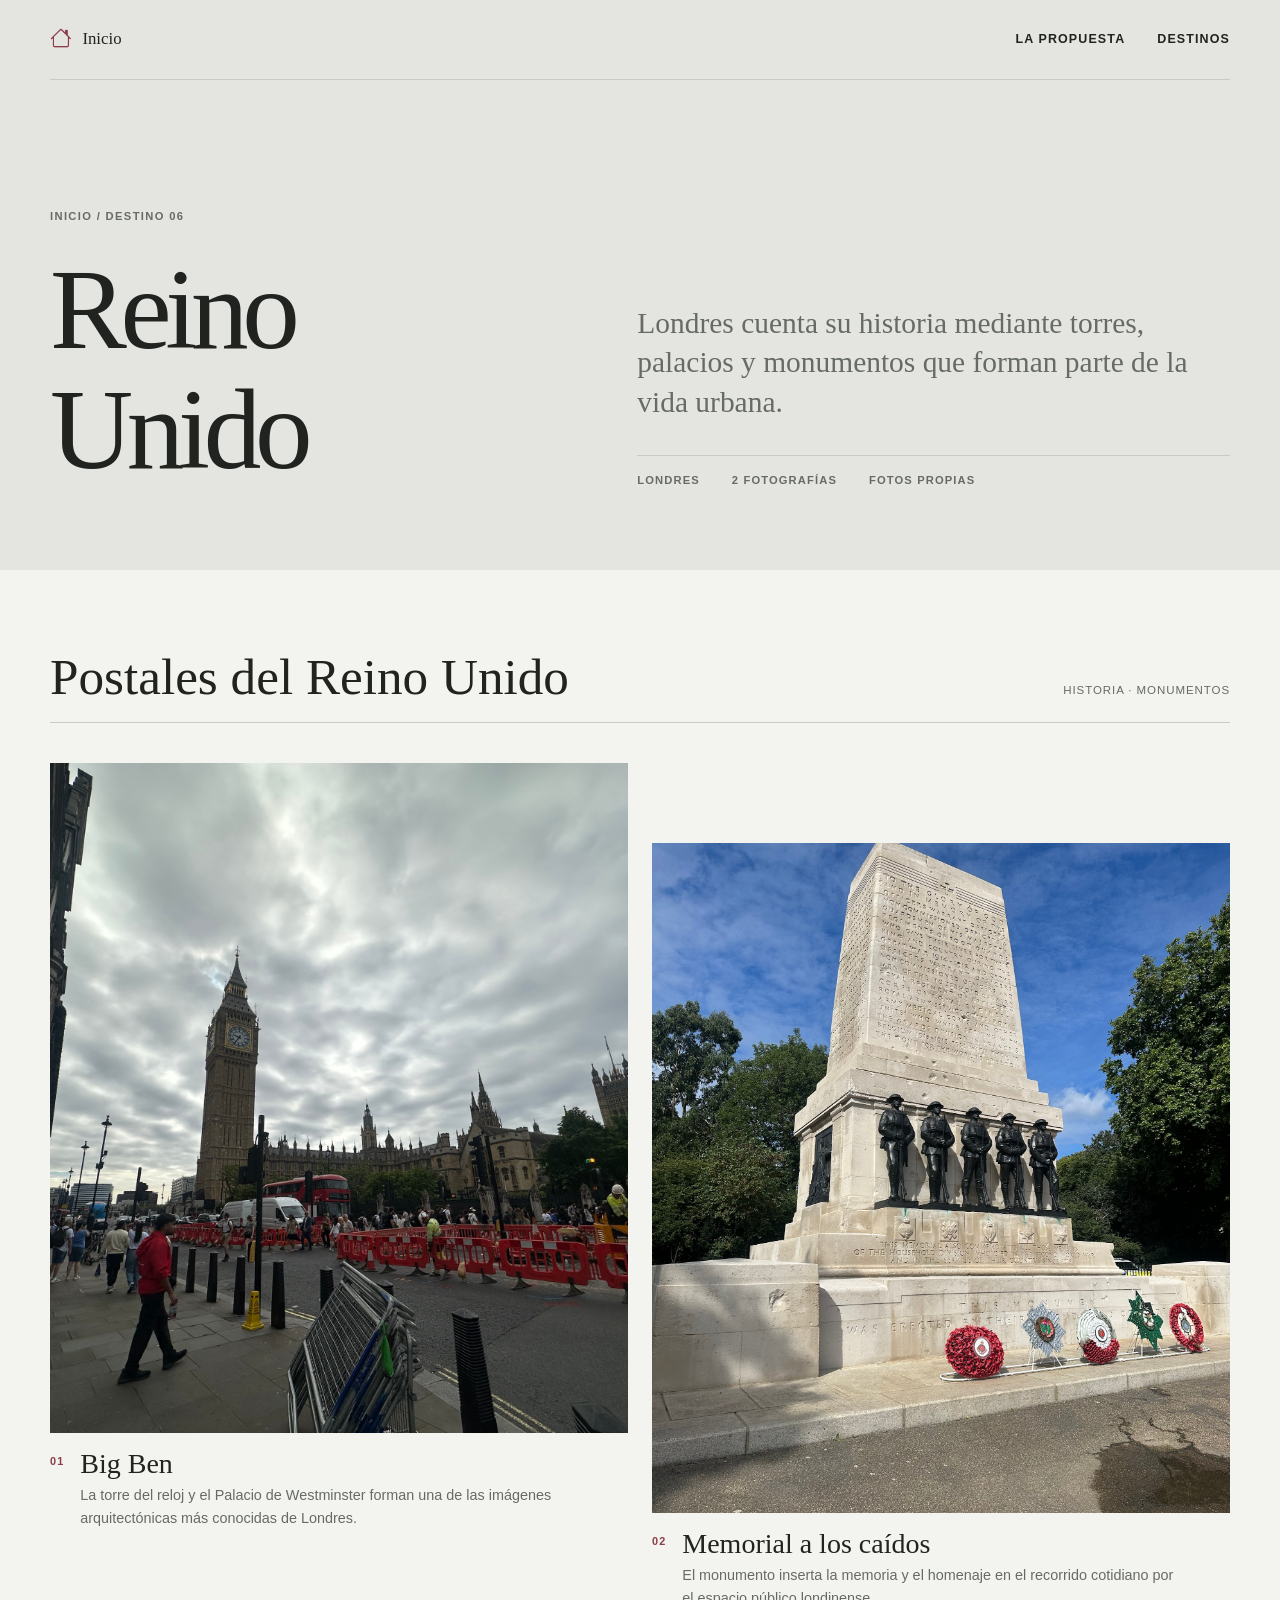
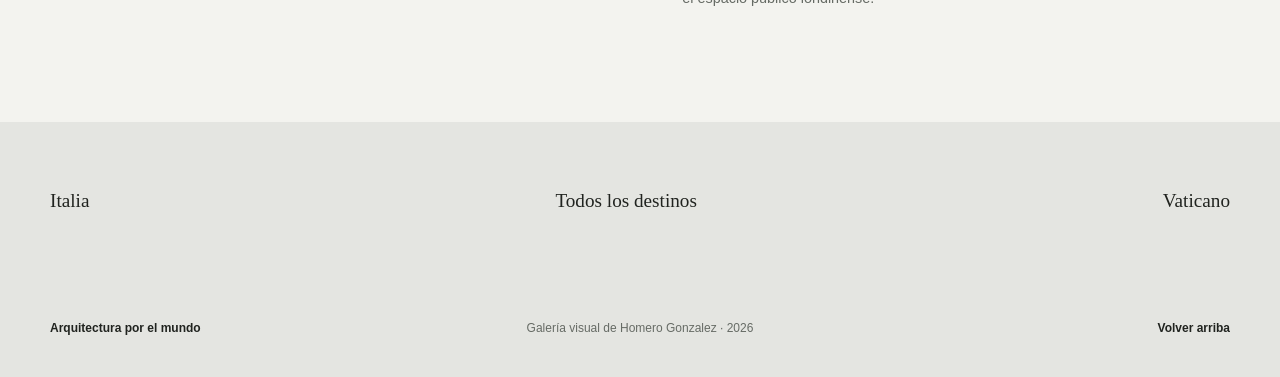
<file: reino-unido.html>
<!DOCTYPE html>
<html lang="es">
<head>
    <meta charset="UTF-8"><meta name="viewport" content="width=device-width, initial-scale=1.0"><meta name="description" content="Fotografías de arquitectura y monumentos de Londres, Reino Unido.">
    <title>Reino Unido | Arquitectura por el mundo</title><link rel="stylesheet" href="https://cdn.jsdelivr.net/npm/bootstrap-icons@1.13.1/font/bootstrap-icons.min.css"><link rel="stylesheet" href="css/style.css">
</head>
<body class="pagina-pais pais-reino-unido">
    <a class="salto-contenido" href="#contenido">Saltar al contenido</a>
    <header class="encabezado"><a class="marca" href="index.html"><i class="bi bi-house marca-icono" aria-hidden="true"></i><span>Inicio</span></a><nav class="navegacion" aria-label="Navegación principal"><a href="index.html#propuesta">La propuesta</a><a href="index.html#destinos">Destinos</a></nav></header>
    <main id="contenido">
        <section class="hero-pais"><div><p class="miga"><a href="index.html">Inicio</a> / Destino 06</p><h1>Reino<br>Unido</h1></div><div><p class="presentacion-pais">Londres cuenta su historia mediante torres, palacios y monumentos que forman parte de la vida urbana.</p><div class="datos-pais"><span>Londres</span><span>2 fotografías</span><span>Fotos propias</span></div></div></section>
        <section class="galeria-pais" aria-labelledby="titulo-galeria">
            <div class="cabecera-galeria"><h2 id="titulo-galeria">Postales del Reino Unido</h2><p>Historia · Monumentos</p></div>
            <div class="grilla-fotos">
                <figure class="foto-card"><img src="imagenes/big_beng_london_uk.jpg" alt="Big Ben y el Palacio de Westminster en Londres"><figcaption><span class="foto-numero">01</span><div><h3>Big Ben</h3><p>La torre del reloj y el Palacio de Westminster forman una de las imágenes arquitectónicas más conocidas de Londres.</p></div></figcaption></figure>
                <figure class="foto-card"><img src="imagenes/fallen_soldier_memorial_london_uk.jpg" alt="Monumento conmemorativo a los soldados caídos en Londres" loading="lazy"><figcaption><span class="foto-numero">02</span><div><h3>Memorial a los caídos</h3><p>El monumento inserta la memoria y el homenaje en el recorrido cotidiano por el espacio público londinense.</p></div></figcaption></figure>
            </div>
        </section>
        <nav class="navegacion-destinos" aria-label="Recorrido entre países"><a href="italia.html">Italia</a><a href="index.html#destinos">Todos los destinos</a><a href="vaticano.html">Vaticano</a></nav>
    </main>
    <footer class="pie"><div><strong>Arquitectura por el mundo</strong></div><p>Galería visual de Homero Gonzalez · 2026</p><a href="#contenido">Volver arriba</a></footer>
</body>
</html>
</file>
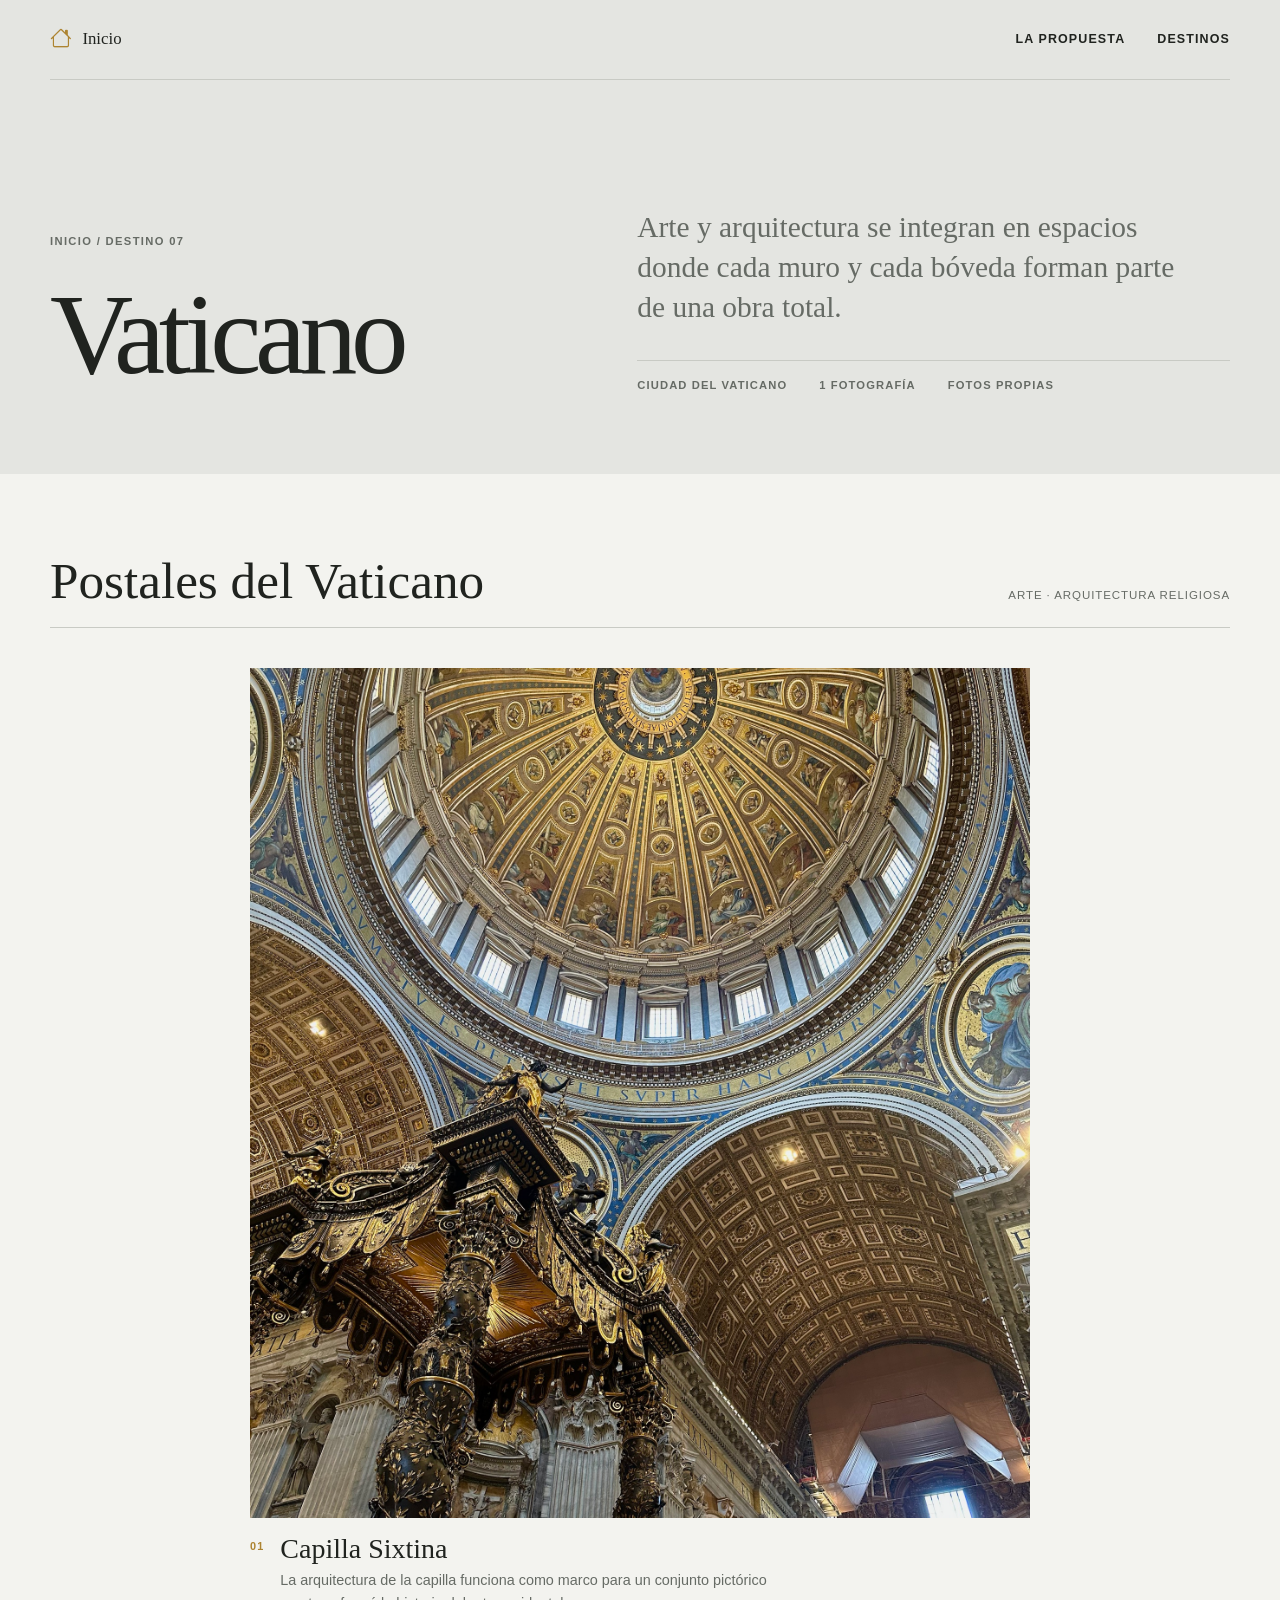
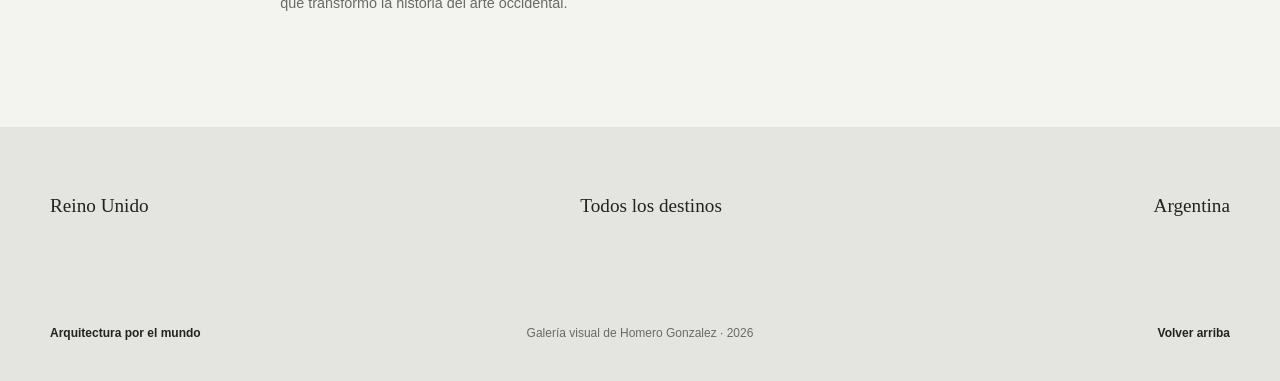
<file: vaticano.html>
<!DOCTYPE html>
<html lang="es">
<head>
    <meta charset="UTF-8"><meta name="viewport" content="width=device-width, initial-scale=1.0"><meta name="description" content="Fotografía del interior de la Capilla Sixtina, Ciudad del Vaticano.">
    <title>Vaticano | Arquitectura por el mundo</title><link rel="stylesheet" href="https://cdn.jsdelivr.net/npm/bootstrap-icons@1.13.1/font/bootstrap-icons.min.css"><link rel="stylesheet" href="css/style.css">
</head>
<body class="pagina-pais pais-vaticano">
    <a class="salto-contenido" href="#contenido">Saltar al contenido</a>
    <header class="encabezado"><a class="marca" href="index.html"><i class="bi bi-house marca-icono" aria-hidden="true"></i><span>Inicio</span></a><nav class="navegacion" aria-label="Navegación principal"><a href="index.html#propuesta">La propuesta</a><a href="index.html#destinos">Destinos</a></nav></header>
    <main id="contenido">
        <section class="hero-pais"><div><p class="miga"><a href="index.html">Inicio</a> / Destino 07</p><h1>Vaticano</h1></div><div><p class="presentacion-pais">Arte y arquitectura se integran en espacios donde cada muro y cada bóveda forman parte de una obra total.</p><div class="datos-pais"><span>Ciudad del Vaticano</span><span>1 fotografía</span><span>Fotos propias</span></div></div></section>
        <section class="galeria-pais" aria-labelledby="titulo-galeria">
            <div class="cabecera-galeria"><h2 id="titulo-galeria">Postales del Vaticano</h2><p>Arte · Arquitectura religiosa</p></div>
            <div class="grilla-fotos solo-una">
                <figure class="foto-card"><img src="imagenes/capilla_sixtina_vat_vat.jpg" alt="Bóveda y frescos del interior de la Capilla Sixtina"><figcaption><span class="foto-numero">01</span><div><h3>Capilla Sixtina</h3><p>La arquitectura de la capilla funciona como marco para un conjunto pictórico que transformó la historia del arte occidental.</p></div></figcaption></figure>
            </div>
        </section>
        <nav class="navegacion-destinos" aria-label="Recorrido entre países"><a href="reino-unido.html">Reino Unido</a><a href="index.html#destinos">Todos los destinos</a><a href="argentina.html">Argentina</a></nav>
    </main>
    <footer class="pie"><div><strong>Arquitectura por el mundo</strong></div><p>Galería visual de Homero Gonzalez · 2026</p><a href="#contenido">Volver arriba</a></footer>
</body>
</html>
</file>
<file: css/style.css>
:root {
    --fondo: #e4e5e1;
    --fondo-claro: #f3f3ef;
    --papel: #faf9f5;
    --texto: #20231f;
    --texto-suave: #666b65;
    --linea: #c8cac4;
    --acento: #45a6d5;
}

* { box-sizing: border-box; }

body {
    margin: 0;
    min-height: 100vh;
    overflow-x: hidden;
    background: var(--fondo);
    color: var(--texto);
    font-family: Arial, Helvetica, sans-serif;
    line-height: 1.6;
}

img { display: block; max-width: 100%; }
a { color: inherit; text-decoration: none; }
a:focus-visible { outline: 3px solid var(--acento); outline-offset: 4px; }
h1, h2, h3, p, figure { margin-top: 0; }
h1, h2, h3 { font-family: Georgia, "Times New Roman", serif; font-weight: 400; line-height: 1.04; }

.salto-contenido {
    position: fixed;
    top: 1rem;
    left: -9999px;
    z-index: 20;
    padding: 0.7rem 1rem;
    background: var(--texto);
    color: white;
}
.salto-contenido:focus { left: 1rem; }
.encabezado, .pie, main { position: relative; z-index: 2; }

.encabezado {
    display: flex;
    align-items: center;
    justify-content: space-between;
    width: min(1180px, calc(100% - 3rem));
    margin: 0 auto;
    padding: 1.4rem 0;
    border-bottom: 1px solid var(--linea);
}

.marca { display: flex; gap: 0.65rem; align-items: center; font-family: Georgia, "Times New Roman", serif; font-size: 1.05rem; }
.marca-icono { color: var(--acento); font-size: 1.35rem; }
.navegacion { display: flex; gap: 2rem; font-size: 0.78rem; font-weight: 700; letter-spacing: 0.09em; text-transform: uppercase; }
.navegacion a:hover, .pie a:hover { color: var(--acento); }

.hero {
    display: grid;
    grid-template-columns: 1fr minmax(300px, 0.8fr);
    gap: clamp(2rem, 7vw, 7rem);
    align-items: center;
    width: min(1180px, calc(100% - 3rem));
    min-height: 78vh;
    margin: 0 auto;
    padding: 4rem 0 5rem;
}

.sobrelinea { margin-bottom: 1.2rem; color: var(--acento); font-size: 0.73rem; font-weight: 800; letter-spacing: 0.16em; text-transform: uppercase; }
.hero h1 { max-width: 760px; margin-bottom: 1.8rem; font-size: clamp(4rem, 8.4vw, 7.5rem); letter-spacing: -0.055em; }
.hero h1 em { color: var(--acento); font-weight: 400; }
.hero-texto { max-width: 560px; margin-bottom: 2rem; color: var(--texto-suave); font-size: 1.1rem; }

.boton {
    display: inline-flex;
    gap: 1rem;
    align-items: center;
    padding: 0.95rem 1.25rem;
    border: 1px solid var(--texto);
    background: var(--texto);
    color: white;
    font-size: 0.82rem;
    font-weight: 700;
    letter-spacing: 0.05em;
}
.boton:hover { background: transparent; color: var(--texto); }

.hero-imagen { position: relative; margin: 0; padding: 0 1.8rem 1.8rem 0; }
.hero-imagen::after { position: absolute; right: 0; bottom: 0; z-index: -1; width: 75%; height: 80%; border: 1px solid var(--acento); content: ""; }
.hero-imagen img { width: 100%; height: min(580px, 65vh); object-fit: cover; }
.hero-imagen figcaption { position: absolute; right: 2.6rem; bottom: 2.6rem; padding: 0.55rem 0.75rem; background: rgba(250, 249, 245, 0.88); font-family: Georgia, "Times New Roman", serif; font-size: 0.8rem; }

.propuesta {
    display: grid;
    grid-template-columns: 80px 1fr 1fr;
    gap: 3rem;
    width: min(1180px, calc(100% - 3rem));
    margin: 0 auto;
    padding: 6rem 0;
    border-top: 1px solid var(--linea);
}
.numero-seccion { color: var(--texto-suave); font-size: 0.72rem; letter-spacing: 0.15em; }
.propuesta h2, .titulo-seccion h2 { margin-bottom: 0; font-size: clamp(2.5rem, 5vw, 4.5rem); letter-spacing: -0.035em; }
.propuesta > p:last-child { align-self: end; max-width: 480px; margin-bottom: 0.35rem; color: var(--texto-suave); }

.destinos { padding: 6rem max(1.5rem, calc((100vw - 1180px) / 2)); background: var(--fondo-claro); }
.titulo-seccion { display: flex; gap: 2rem; align-items: flex-end; justify-content: space-between; margin-bottom: 3rem; }
.sello { display: grid; width: 82px; height: 82px; flex: 0 0 auto; place-content: center; border: 1px solid var(--acento); border-radius: 50%; color: var(--acento); font-family: Georgia, "Times New Roman", serif; font-size: 0.8rem; line-height: 1.1; text-align: center; }
.grilla-destinos { display: grid; grid-template-columns: repeat(3, 1fr); gap: 3rem 1.5rem; }
.tarjeta-imagen { position: relative; display: block; overflow: hidden; background: #d5d6d2; }
.tarjeta-imagen img { width: 100%; aspect-ratio: 4 / 5; object-fit: cover; }
.tarjeta-bandera { position: absolute; top: 1rem; right: 1rem; display: grid; width: 46px; height: 46px; place-items: center; border: 1px solid #ccc; border-radius: 50%; background: white; font-size: 1.4rem; }
.tarjeta-info { padding-top: 1rem; border-top: 1px solid var(--linea); }
.tarjeta-info p { margin-bottom: 0.2rem; color: var(--texto-suave); font-size: 0.67rem; font-weight: 700; letter-spacing: 0.1em; text-transform: uppercase; }
.tarjeta-info h3 { margin-bottom: 0; font-size: 1.8rem; }

.pie { display: grid; grid-template-columns: 1fr auto 1fr; align-items: center; width: min(1180px, calc(100% - 3rem)); margin: 0 auto; padding: 2.4rem 0; font-size: 0.75rem; }
.pie div { display: flex; gap: 0.5rem; align-items: center; }
.pie p { margin: 0; color: var(--texto-suave); }
.pie > a { justify-self: end; font-weight: 700; }

.pais-argentina { --acento: #5b94ad; }
.pais-espana { --acento: #b8543e; }
.pais-estados-unidos { --acento: #315b83; }
.pais-francia { --acento: #345b88; }
.pais-italia { --acento: #3d785c; }
.pais-reino-unido { --acento: #8d3f49; }
.pais-vaticano { --acento: #ad8431; }

.hero-pais { display: grid; grid-template-columns: .9fr 1.1fr; gap: clamp(2rem, 8vw, 8rem); align-items: end; width: min(1180px, calc(100% - 3rem)); margin: 0 auto; padding: clamp(5rem,10vw,9rem) 0 5rem; }
.miga { margin-bottom: 1.5rem; color: var(--texto-suave); font-size: 0.7rem; font-weight: 700; letter-spacing: 0.12em; text-transform: uppercase; }
.miga a:hover { color: var(--acento); }
.hero-pais h1 { margin-bottom: 0; font-size: clamp(4rem, 9vw, 8rem); letter-spacing: -0.055em; }
.hero-pais h1 span { display: inline-block; margin-left: .1em; font-size: .36em; vertical-align: top; }
.presentacion-pais { max-width: 570px; margin-bottom: .5rem; color: var(--texto-suave); font-family: Georgia, "Times New Roman", serif; font-size: clamp(1.35rem,2.3vw,2rem); line-height: 1.35; }
.datos-pais { display: flex; gap: 2rem; margin-top: 2rem; padding-top: 1rem; border-top: 1px solid var(--linea); color: var(--texto-suave); font-size: .7rem; font-weight: 700; letter-spacing: .1em; text-transform: uppercase; }

.galeria-pais { padding: 5rem max(1.5rem, calc((100vw - 1180px) / 2)) 7rem; background: var(--fondo-claro); }
.cabecera-galeria { display: flex; justify-content: space-between; margin-bottom: 2.5rem; padding-bottom: 1.2rem; border-bottom: 1px solid var(--linea); }
.cabecera-galeria h2 { margin-bottom: 0; font-size: clamp(2.2rem,4vw,3.5rem); }
.cabecera-galeria p { align-self: flex-end; margin-bottom: .2rem; color: var(--texto-suave); font-size: .72rem; letter-spacing: .08em; text-transform: uppercase; }
.grilla-fotos { display: grid; grid-template-columns: repeat(2,minmax(0,1fr)); gap: 3.5rem 1.5rem; }
.foto-card { margin: 0; }
.foto-card img { width: 100%; height: min(670px,64vw); object-fit: cover; background: #d6d7d3; }
.foto-card:nth-child(even) { margin-top: 5rem; }
.foto-card figcaption { display: grid; grid-template-columns: auto 1fr; gap: 1rem; padding-top: 1rem; }
.foto-numero { padding-top: .25rem; color: var(--acento); font-size: .68rem; font-weight: 800; letter-spacing: .1em; }
.foto-card h3 { margin-bottom: .35rem; font-size: 1.75rem; }
.foto-card p { max-width: 500px; margin-bottom: 0; color: var(--texto-suave); font-size: .9rem; }
.solo-una { grid-template-columns: minmax(0,780px); justify-content: center; }
.solo-una .foto-card img { height: min(850px,110vw); }

.navegacion-destinos { display: flex; align-items: center; justify-content: space-between; width: min(1180px, calc(100% - 3rem)); margin: 0 auto; padding: 4rem 0; }
.navegacion-destinos a { font-family: Georgia, "Times New Roman", serif; font-size: 1.2rem; }
.navegacion-destinos a:hover { color: var(--acento); }

@media (max-width: 850px) {
    .hero, .hero-pais { grid-template-columns: 1fr; }
    .hero { padding-top: 5rem; }
    .hero-imagen { width: min(520px,100%); margin-left: auto; }
    .propuesta { grid-template-columns: 50px 1fr; }
    .propuesta > p:last-child { grid-column: 2; }
    .grilla-destinos { grid-template-columns: repeat(2,1fr); }
    .pie { grid-template-columns: 1fr auto; gap: .5rem; }
    .pie p { grid-row: 2; }
}

@media (max-width: 580px) {
    .encabezado, .hero, .propuesta, .hero-pais, .navegacion-destinos, .pie { width: min(100% - 2rem,1180px); }
    .marca { max-width: 180px; font-size: .9rem; line-height: 1.2; }
    .encabezado { flex-wrap: wrap; gap: 1rem; }
    .navegacion { flex-wrap: wrap; gap: .75rem 1rem; }
    .hero h1, .hero-pais h1 { font-size: clamp(3.4rem,17vw,5rem); }
    .hero-imagen img { height: 480px; }
    .propuesta { grid-template-columns: 1fr; gap: 1.5rem; padding: 4rem 0; }
    .propuesta > p:last-child { grid-column: 1; }
    .destinos, .galeria-pais { padding-right: 1rem; padding-left: 1rem; }
    .titulo-seccion { align-items: center; }
    .sello { width: 66px; height: 66px; }
    .grilla-destinos, .grilla-fotos { grid-template-columns: 1fr; }
    .foto-card:nth-child(even) { margin-top: 0; }
    .foto-card img { height: 120vw; max-height: 640px; }
    .hero-pais { gap: 2rem; padding-top: 5rem; }
    .datos-pais { flex-wrap: wrap; gap: .5rem 1.5rem; }
    .cabecera-galeria { display: block; }
    .cabecera-galeria p { margin-top: .5rem; }
    .navegacion-destinos a { font-size: .9rem; }
    .pie { grid-template-columns: 1fr; }
    .pie > a { justify-self: start; }
}
</file>
